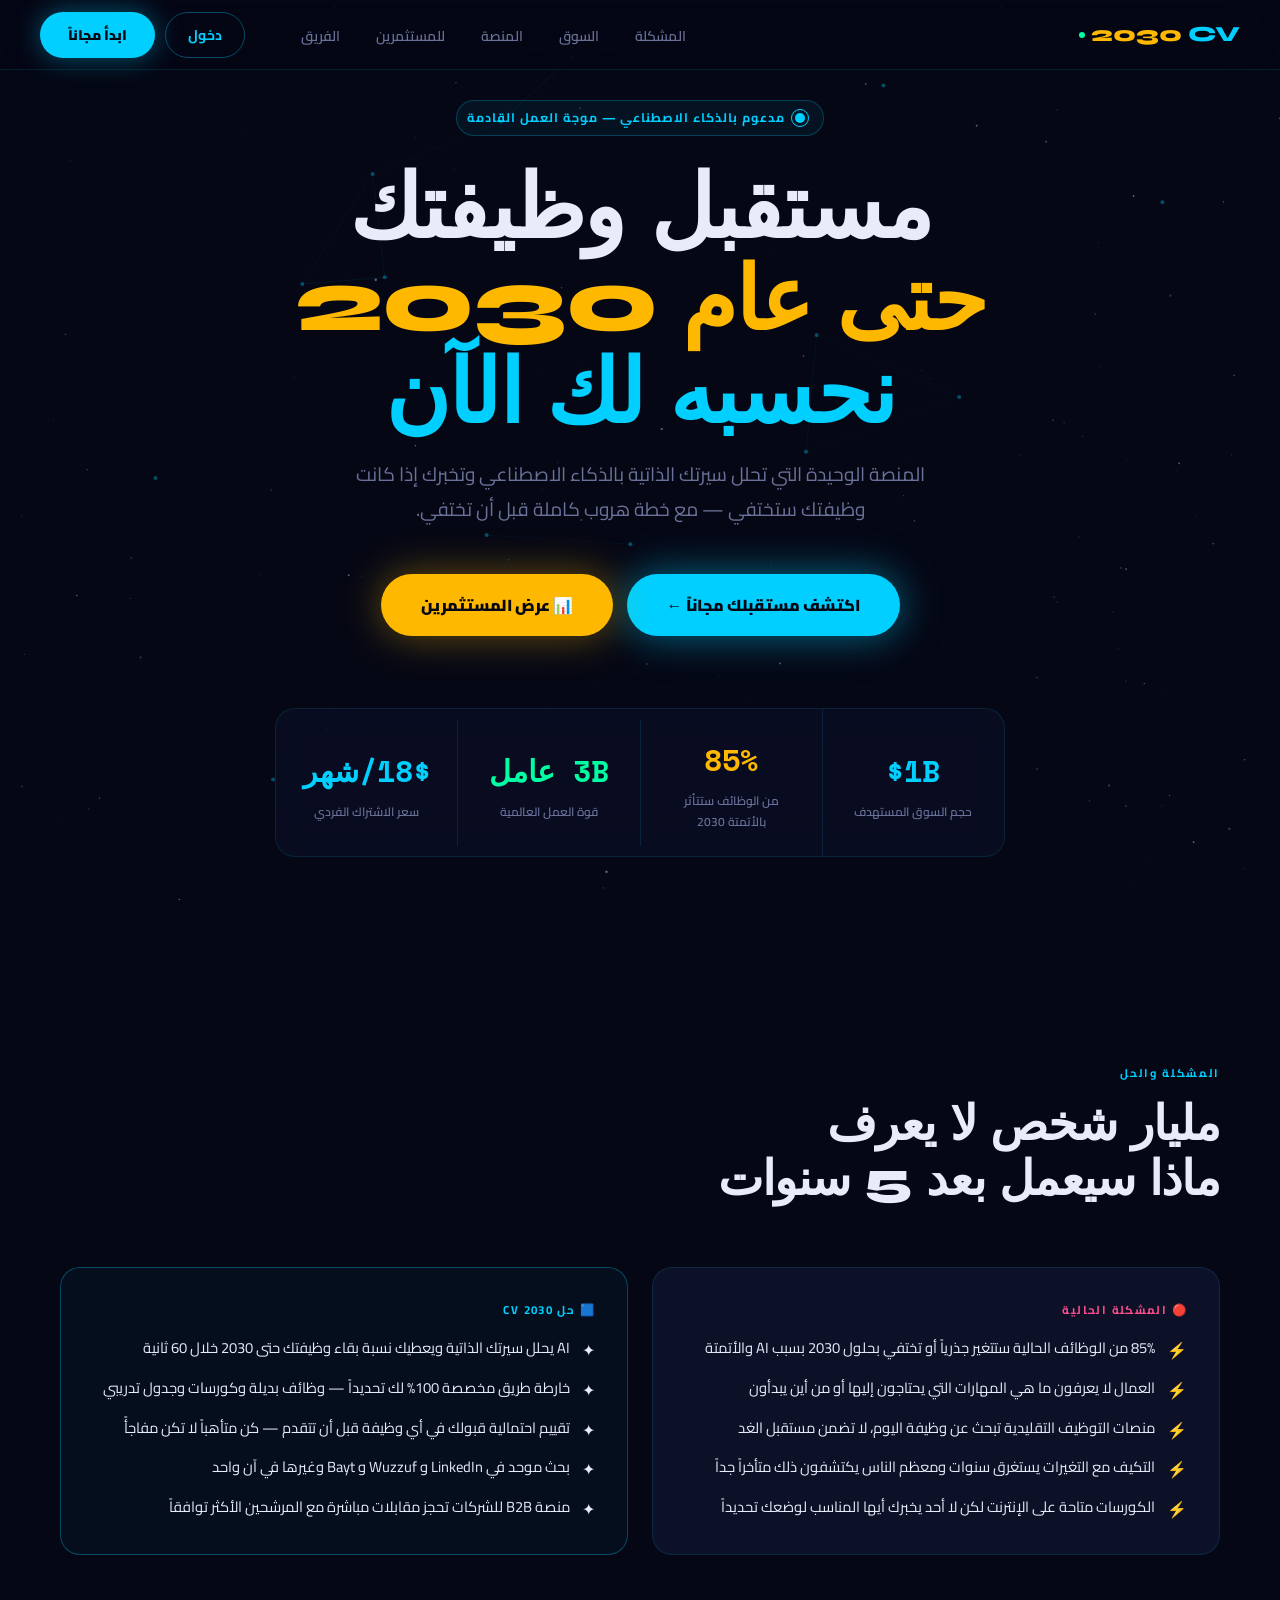
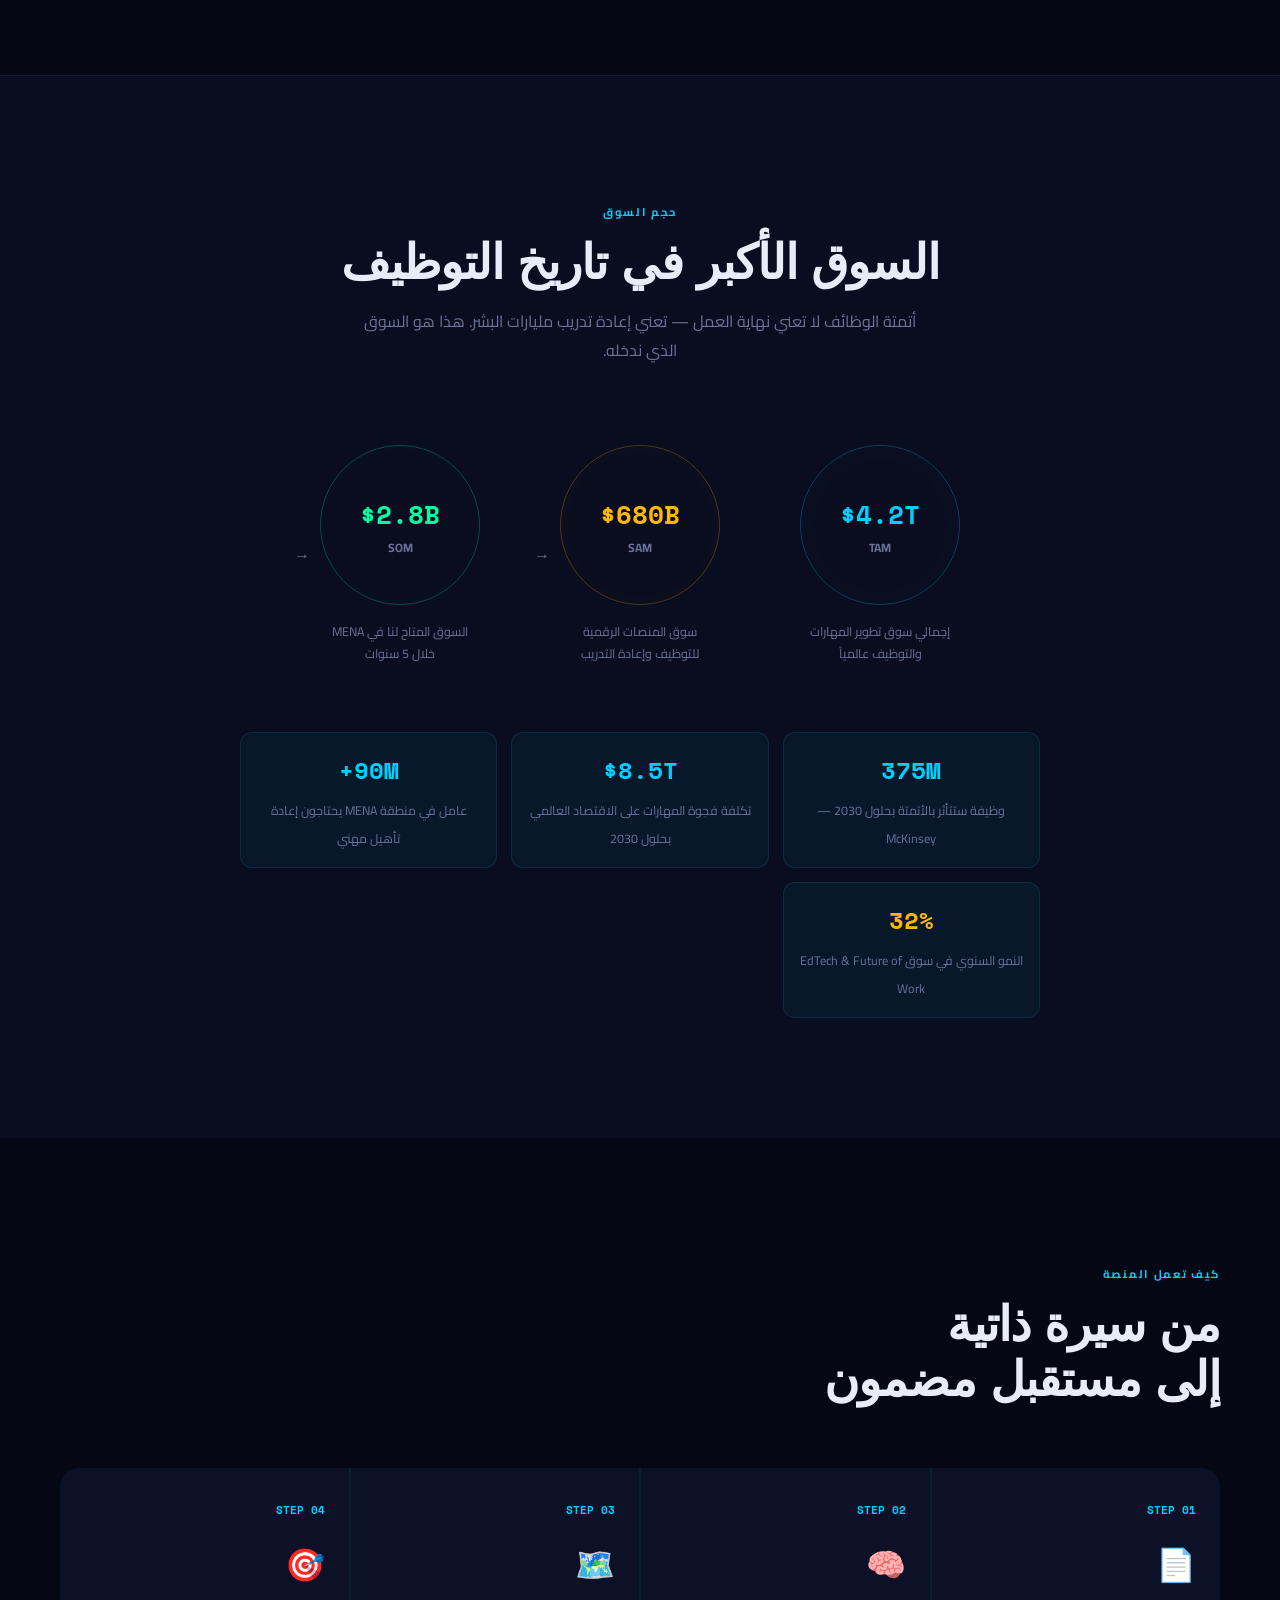
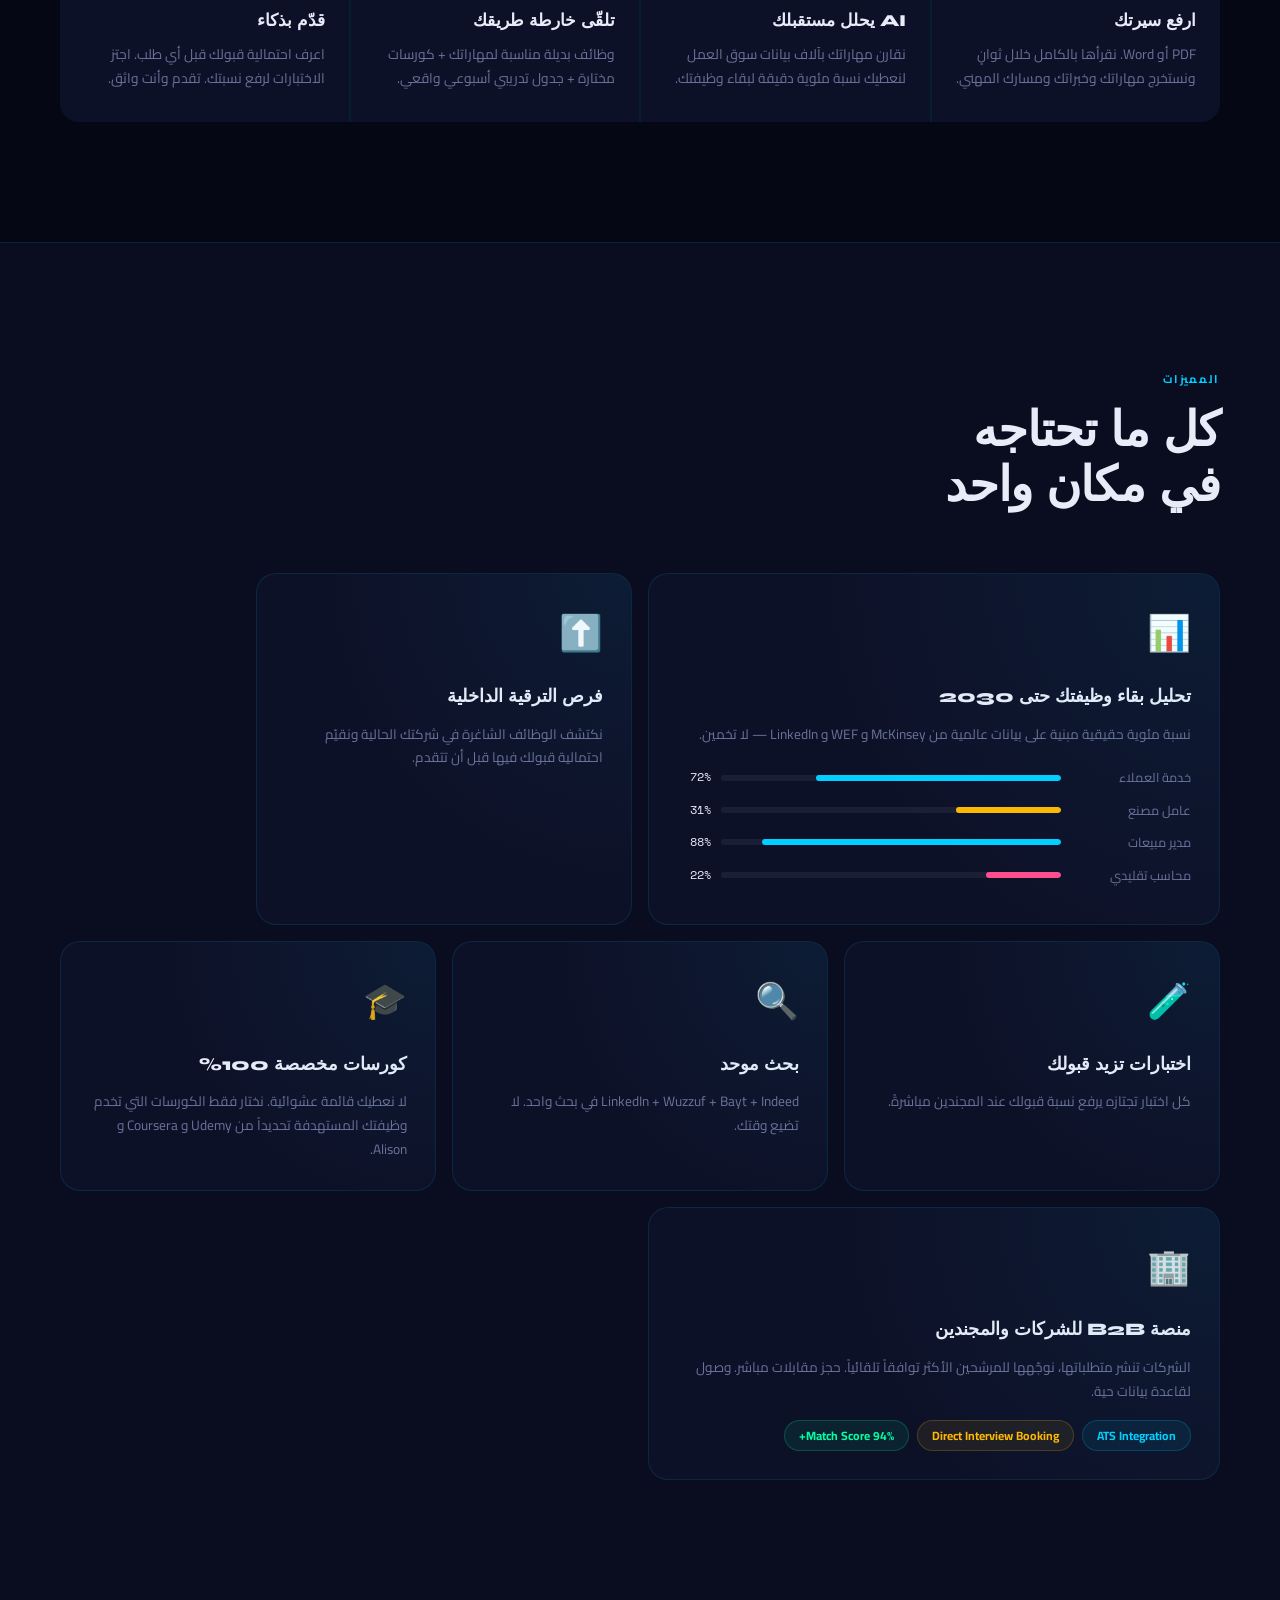
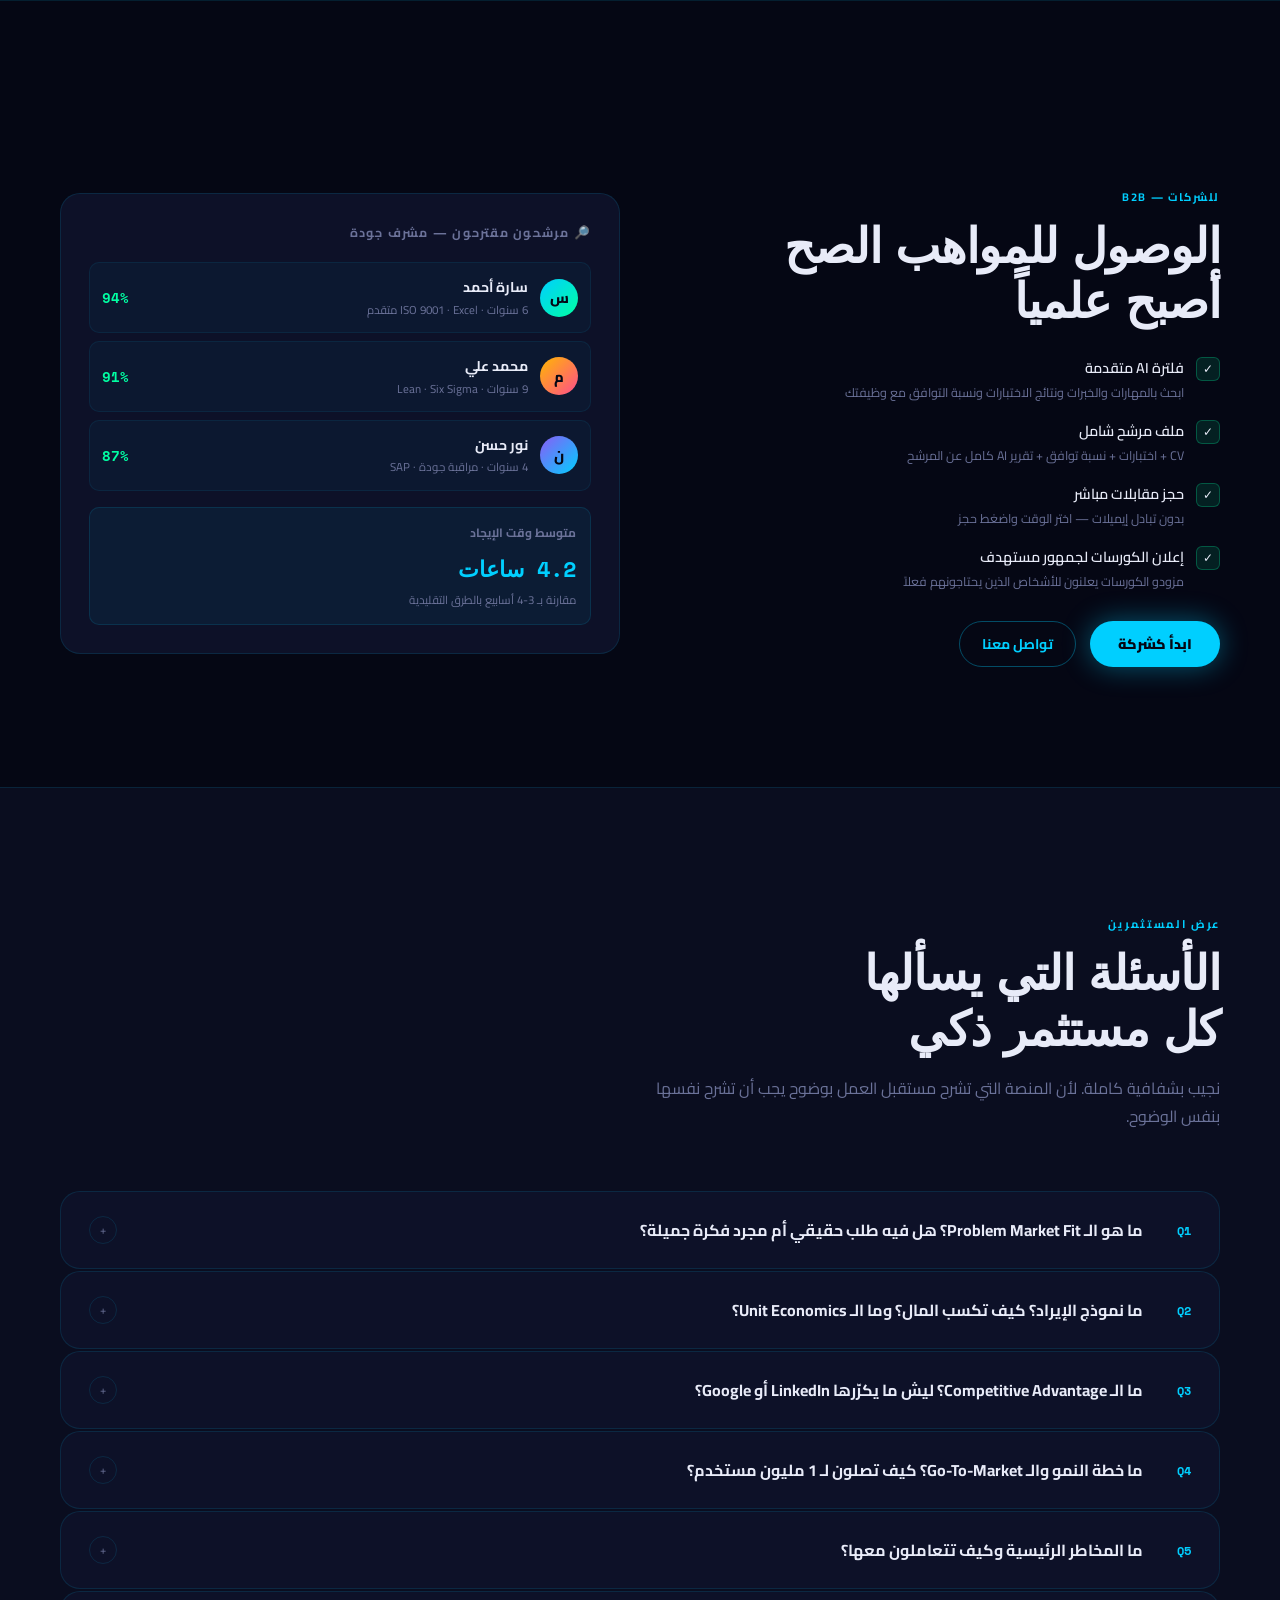
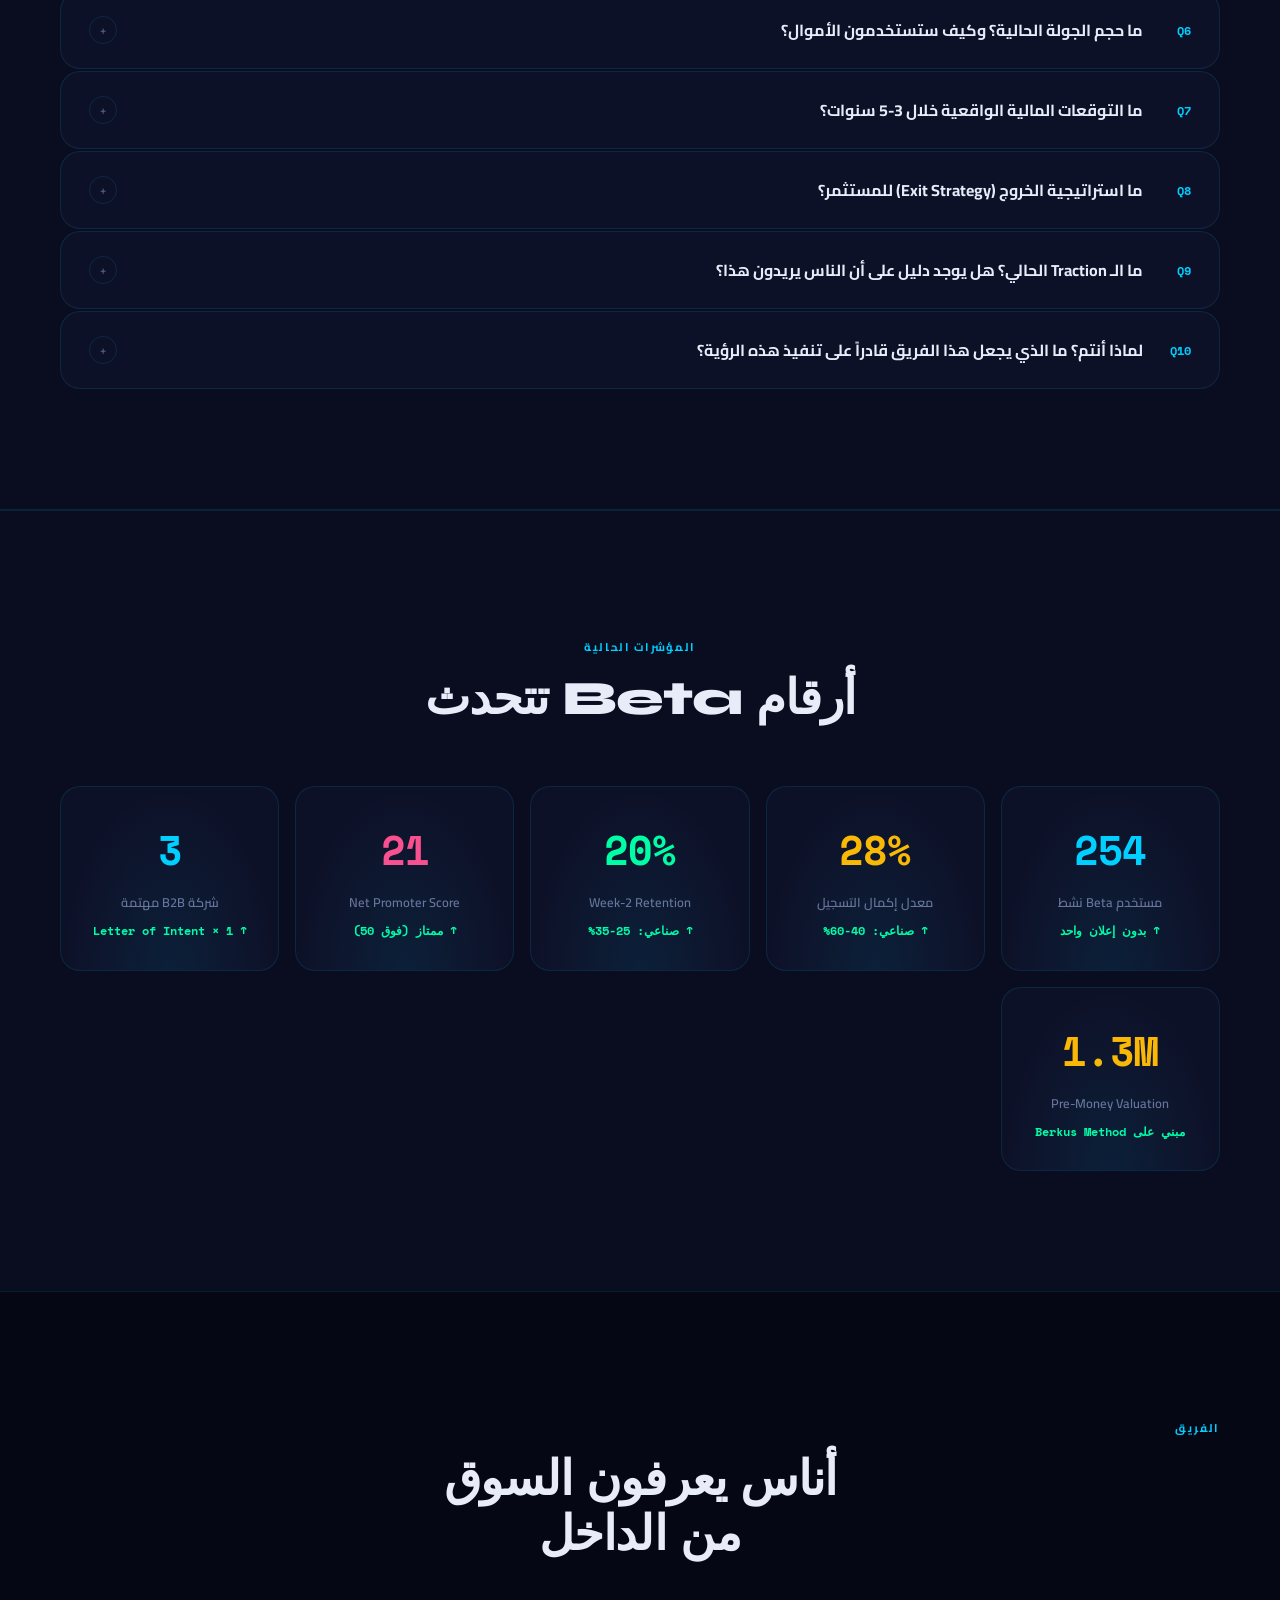
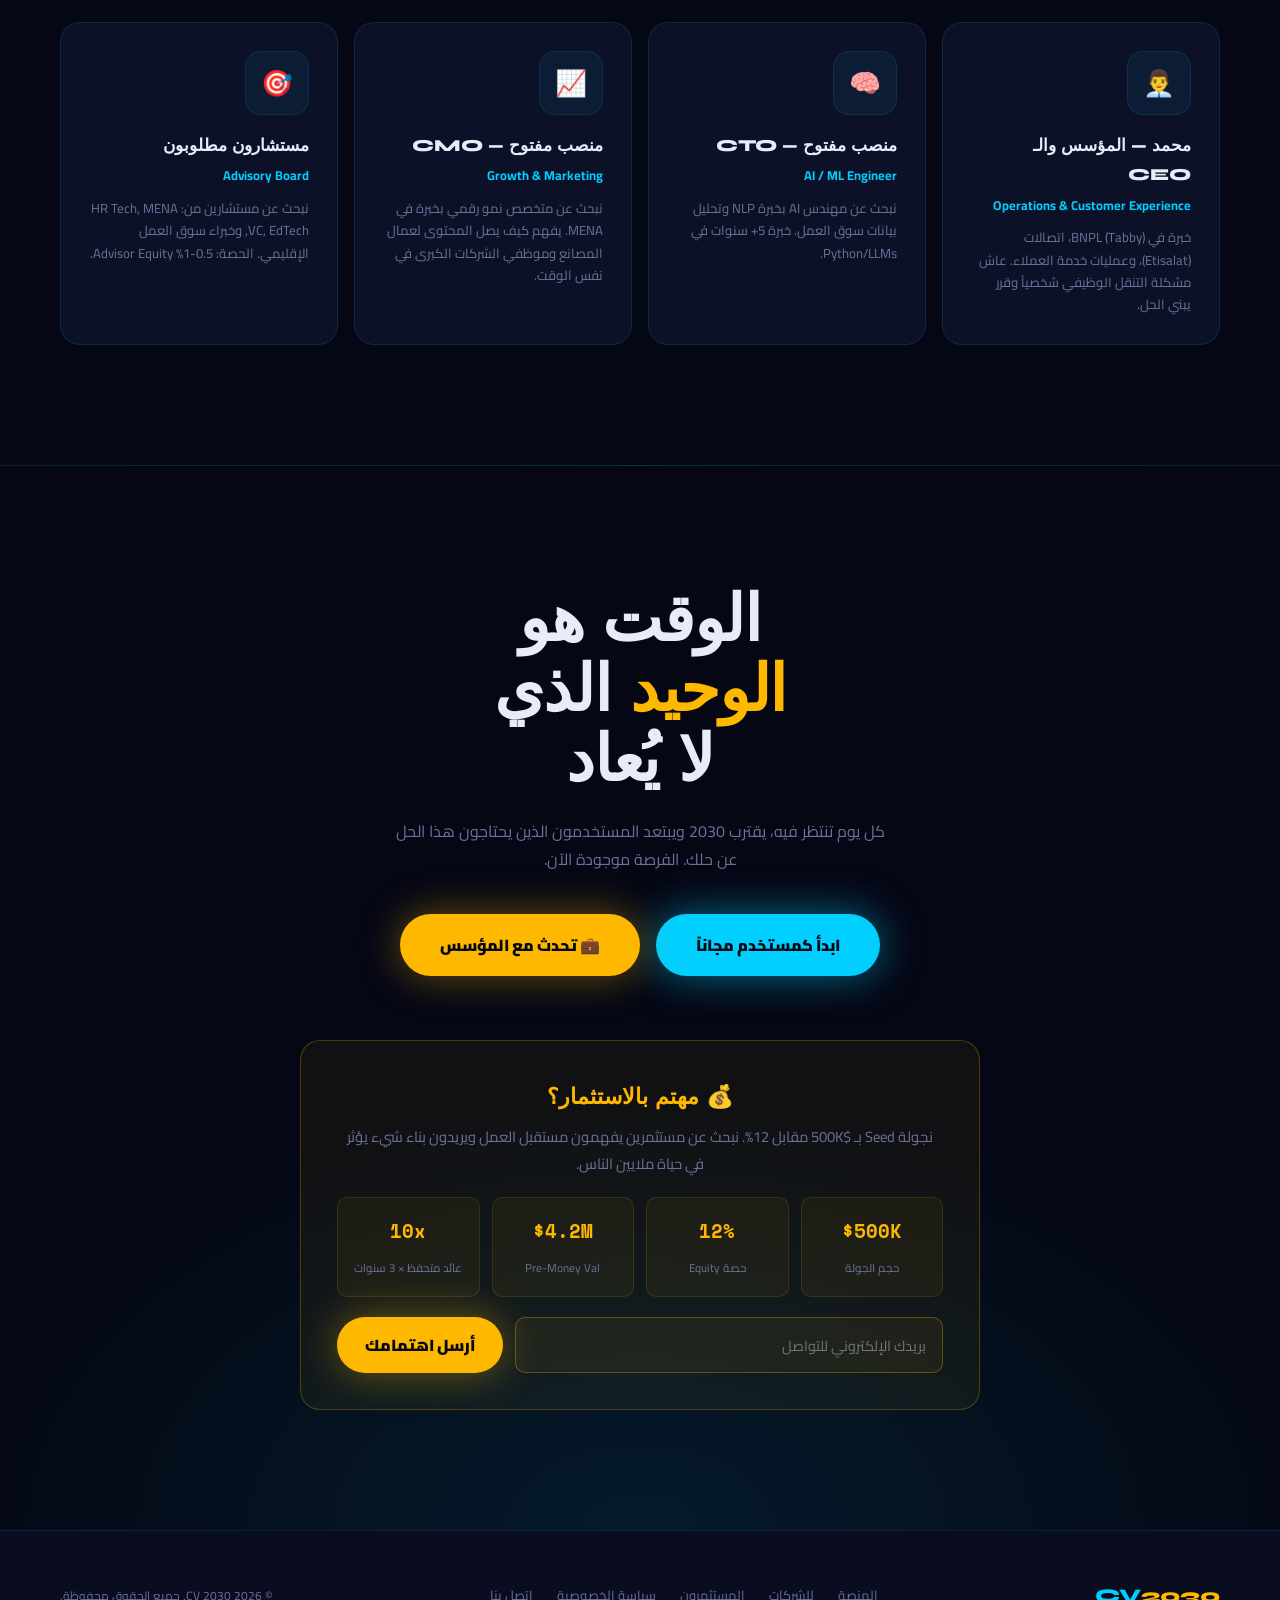
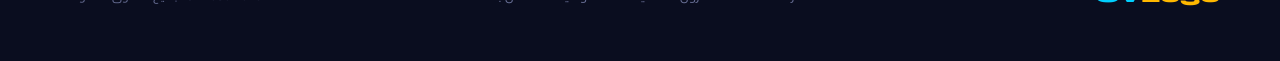
<file: templates/index.html>
<!DOCTYPE html>
<html lang="ar" dir="rtl">
<head>
<meta charset="UTF-8"/>
<meta name="viewport" content="width=device-width, initial-scale=1.0"/>
<title>CV 2030 — مستقبل العمل يبدأ هنا</title>
<link rel="preconnect" href="https://fonts.googleapis.com"/>
<link rel="preconnect" href="https://fonts.gstatic.com" crossorigin/>
<link href="https://fonts.googleapis.com/css2?family=Syne:wght@400;700;800&family=Cairo:wght@300;400;600;700;900&family=Space+Mono:wght@400;700&display=swap" rel="stylesheet"/>
<style>
/* ─── TOKENS ─── */
:root{
  --void:#050714;
  --void2:#0a0d1f;
  --panel:#0d1128;
  --border:rgba(0,207,255,0.12);
  --electric:#00CFFF;
  --gold:#FFB800;
  --rose:#FF4D8D;
  --success:#00FFA3;
  --text:#E8EBF8;
  --muted:#6B7299;
  --font-display:'Syne',sans-serif;
  --font-ar:'Cairo',sans-serif;
  --font-mono:'Space Mono',monospace;
  --r:14px;
  --r-lg:20px;
  --glow-e:0 0 40px rgba(0,207,255,0.25);
  --glow-g:0 0 40px rgba(255,184,0,0.2);
}
*,*::before,*::after{box-sizing:border-box;margin:0;padding:0}
html{scroll-behavior:smooth}
body{
  font-family:var(--font-ar);
  background:var(--void);
  color:var(--text);
  overflow-x:hidden;
  line-height:1.75;
}
::selection{background:var(--electric);color:var(--void)}
a{text-decoration:none;color:inherit}
ul{list-style:none}
img{display:block;max-width:100%}

/* ─── CANVAS BACKGROUND ─── */
#cosmos{position:fixed;inset:0;z-index:0;pointer-events:none}

/* ─── NAV ─── */
.nav{
  position:fixed;top:0;inset-inline:0;z-index:100;
  padding:0 40px;height:70px;
  display:flex;align-items:center;gap:32px;
  background:rgba(5,7,20,0.7);
  backdrop-filter:blur(24px);
  border-bottom:1px solid var(--border);
  transition:.3s;
}
.nav.scrolled{background:rgba(5,7,20,0.95)}
.nav-logo{
  display:flex;align-items:center;gap:6px;
  font-family:var(--font-display);font-size:1.35rem;font-weight:800;
  flex-shrink:0;
}
.logo-cv{color:var(--electric)}
.logo-2030{color:var(--gold)}
.logo-dot{width:6px;height:6px;background:var(--success);border-radius:50%;animation:blink 2s infinite}
@keyframes blink{0%,100%{opacity:1}50%{opacity:.2}}
.nav-links{
  display:flex;align-items:center;gap:4px;margin-inline-start:auto;
}
.nav-links a{
  padding:8px 16px;border-radius:8px;
  font-size:.875rem;font-weight:600;color:var(--muted);
  transition:.2s;
}
.nav-links a:hover{color:var(--electric);background:rgba(0,207,255,.06)}
.nav-cta{
  display:flex;gap:10px;align-items:center;margin-inline-start:8px;
}
.btn-ghost-e{
  padding:9px 22px;border-radius:50px;
  border:1px solid rgba(0,207,255,.35);color:var(--electric);
  font-family:var(--font-ar);font-size:.875rem;font-weight:700;
  cursor:pointer;background:transparent;transition:.25s;
}
.btn-ghost-e:hover{background:rgba(0,207,255,.1);border-color:var(--electric)}
.btn-solid{
  padding:10px 28px;border-radius:50px;
  background:var(--electric);color:var(--void);
  font-family:var(--font-ar);font-size:.875rem;font-weight:900;
  border:none;cursor:pointer;transition:.25s;
  box-shadow:0 0 28px rgba(0,207,255,.4);
}
.btn-solid:hover{transform:translateY(-2px);box-shadow:0 0 44px rgba(0,207,255,.6)}
.burger{display:none;background:none;border:none;cursor:pointer;flex-direction:column;gap:5px;padding:8px}
.burger span{display:block;width:22px;height:2px;background:var(--text);border-radius:2px;transition:.3s}

/* ─── HERO ─── */
.hero{
  position:relative;z-index:1;
  min-height:100vh;
  display:flex;flex-direction:column;align-items:center;justify-content:center;
  padding:100px 24px 80px;
  text-align:center;
  overflow:hidden;
}
.hero-eyebrow{
  display:inline-flex;align-items:center;gap:10px;
  border:1px solid rgba(0,207,255,.25);
  background:rgba(0,207,255,.06);
  padding:6px 18px 6px 10px;border-radius:50px;
  font-size:.78rem;font-weight:700;letter-spacing:.08em;text-transform:uppercase;
  color:var(--electric);margin-bottom:28px;
}
.pulse-ring{
  width:10px;height:10px;border-radius:50%;background:var(--electric);
  position:relative;flex-shrink:0;
}
.pulse-ring::after{
  content:'';position:absolute;inset:-4px;border-radius:50%;
  border:1px solid var(--electric);animation:sonar 2s infinite;
}
@keyframes sonar{0%{transform:scale(1);opacity:.8}100%{transform:scale(2.2);opacity:0}}
.hero-title{
  font-family:var(--font-display);
  font-size:clamp(2.6rem,7vw,5.5rem);
  font-weight:800;line-height:1.05;
  letter-spacing:-.02em;
  margin-bottom:16px;
  max-width:900px;
}
.hero-title .line-gold{color:var(--gold)}
.hero-title .line-e{color:var(--electric)}
.hero-sub{
  font-size:clamp(1rem,2vw,1.2rem);
  color:var(--muted);max-width:600px;
  margin:0 auto 48px;line-height:1.8;
}
.hero-actions{display:flex;gap:14px;justify-content:center;flex-wrap:wrap;margin-bottom:72px}
.btn-solid-lg{
  padding:16px 40px;border-radius:50px;
  background:var(--electric);color:var(--void);
  font-family:var(--font-ar);font-size:1rem;font-weight:900;
  border:none;cursor:pointer;transition:.25s;
  box-shadow:0 0 40px rgba(0,207,255,.5);
}
.btn-solid-lg:hover{transform:translateY(-3px);box-shadow:0 0 60px rgba(0,207,255,.7)}
.btn-gold-lg{
  padding:16px 40px;border-radius:50px;
  background:var(--gold);color:var(--void);
  font-family:var(--font-ar);font-size:1rem;font-weight:900;
  border:none;cursor:pointer;transition:.25s;
  box-shadow:0 0 40px rgba(255,184,0,.4);
}
.btn-gold-lg:hover{transform:translateY(-3px);box-shadow:0 0 60px rgba(255,184,0,.6)}
.hero-metrics{
  display:flex;align-items:center;justify-content:center;
  gap:0;flex-wrap:wrap;
  border:1px solid var(--border);border-radius:20px;
  background:rgba(13,17,40,.6);
  backdrop-filter:blur(20px);
  overflow:hidden;
  max-width:750px;margin:0 auto;
}
.h-metric{
  flex:1;min-width:140px;padding:24px;
  border-inline-start:1px solid var(--border);
  text-align:center;
}
.h-metric:first-child{border-inline-start:none}
.h-metric-num{
  font-family:var(--font-mono);
  font-size:1.9rem;font-weight:700;
  color:var(--electric);display:block;
}
.h-metric-num.gold{color:var(--gold)}
.h-metric-num.green{color:var(--success)}
.h-metric-label{font-size:.75rem;color:var(--muted);font-weight:600;margin-top:4px}

/* ─── SECTION BASE ─── */
.sec{position:relative;z-index:1;padding:120px 24px}
.container{max-width:1160px;margin:0 auto}
.sec-label{
  display:inline-block;
  font-size:.7rem;font-weight:700;letter-spacing:.15em;text-transform:uppercase;
  color:var(--electric);margin-bottom:14px;
}
.sec-title{
  font-family:var(--font-display);
  font-size:clamp(1.8rem,4vw,3rem);
  font-weight:800;line-height:1.15;
  letter-spacing:-.02em;
  margin-bottom:16px;
}
.sec-sub{color:var(--muted);font-size:1rem;max-width:580px;line-height:1.8}
.sec-center{text-align:center}
.sec-center .sec-sub{margin:0 auto}

/* ─── INVESTOR SECTION ─── */
.investor-sec{background:var(--void2);border-top:1px solid var(--border);border-bottom:1px solid var(--border)}
.qa-grid{display:flex;flex-direction:column;gap:2px;margin-top:60px}
.qa-item{
  border:1px solid var(--border);border-radius:var(--r-lg);
  background:var(--panel);
  overflow:hidden;transition:.25s;
}
.qa-item:hover{border-color:rgba(0,207,255,.3)}
.qa-question{
  display:flex;align-items:center;gap:16px;
  padding:24px 28px;cursor:pointer;
  user-select:none;
}
.qa-q-num{
  font-family:var(--font-mono);font-size:.75rem;
  color:var(--electric);min-width:32px;font-weight:700;
}
.qa-q-text{font-weight:700;font-size:1rem;flex:1}
.qa-icon{
  width:28px;height:28px;border-radius:50%;
  border:1px solid var(--border);
  display:flex;align-items:center;justify-content:center;
  font-size:.7rem;color:var(--muted);
  transition:.3s;flex-shrink:0;
}
.qa-item.open .qa-icon{transform:rotate(45deg);border-color:var(--electric);color:var(--electric)}
.qa-answer{
  max-height:0;overflow:hidden;transition:max-height .4s ease;
}
.qa-answer-inner{
  padding:0 28px 28px 28px;
  border-top:1px solid var(--border);
  padding-top:24px;
}
.qa-item.open .qa-answer{max-height:1000px}
.qa-answer-inner p{color:var(--muted);line-height:1.85;margin-bottom:16px;font-size:.95rem}
.qa-answer-inner p:last-child{margin-bottom:0}
.answer-grid{display:grid;grid-template-columns:repeat(auto-fit,minmax(180px,1fr));gap:12px;margin-top:16px}
.answer-box{
  background:rgba(0,207,255,.05);border:1px solid rgba(0,207,255,.12);
  border-radius:12px;padding:16px;
}
.answer-box-num{
  font-family:var(--font-mono);font-size:1.5rem;font-weight:700;
  color:var(--electric);display:block;margin-bottom:4px;
}
.answer-box-num.gold{color:var(--gold)}
.answer-box-label{font-size:.78rem;color:var(--muted)}
.tag-row{display:flex;gap:8px;flex-wrap:wrap;margin-top:14px}
.tag-e{
  padding:4px 14px;border-radius:50px;font-size:.75rem;font-weight:700;
  background:rgba(0,207,255,.08);border:1px solid rgba(0,207,255,.2);
  color:var(--electric);
}
.tag-g{
  padding:4px 14px;border-radius:50px;font-size:.75rem;font-weight:700;
  background:rgba(255,184,0,.08);border:1px solid rgba(255,184,0,.2);
  color:var(--gold);
}
.tag-r{
  padding:4px 14px;border-radius:50px;font-size:.75rem;font-weight:700;
  background:rgba(0,255,163,.08);border:1px solid rgba(0,255,163,.2);
  color:var(--success);
}
.roadmap-line{display:flex;flex-direction:column;gap:0;margin-top:16px}
.roadmap-step{
  display:flex;gap:16px;padding-bottom:24px;
  border-inline-start:2px solid rgba(0,207,255,.15);
  padding-inline-start:20px;
  position:relative;
}
.roadmap-step::before{
  content:'';position:absolute;top:4px;inset-inline-start:-5px;
  width:8px;height:8px;border-radius:50%;background:var(--electric);
  box-shadow:0 0 10px var(--electric);
}
.roadmap-step:last-child{border-inline-start-color:transparent;padding-bottom:0}
.roadmap-phase{font-size:.72rem;font-weight:700;color:var(--electric);font-family:var(--font-mono);margin-bottom:4px}
.roadmap-title{font-weight:700;font-size:.95rem;margin-bottom:3px}
.roadmap-detail{font-size:.82rem;color:var(--muted)}
.revenue-streams{display:flex;flex-direction:column;gap:10px;margin-top:14px}
.rev-stream{
  display:flex;align-items:center;gap:14px;
  padding:14px 16px;border-radius:12px;
  background:rgba(255,184,0,.05);border:1px solid rgba(255,184,0,.12);
}
.rev-icon{font-size:1.2rem}
.rev-info{flex:1}
.rev-name{font-weight:700;font-size:.9rem}
.rev-desc{font-size:.78rem;color:var(--muted)}
.rev-amount{font-family:var(--font-mono);font-weight:700;color:var(--gold);font-size:.9rem;white-space:nowrap}
.moat-grid{display:grid;grid-template-columns:repeat(auto-fit,minmax(200px,1fr));gap:10px;margin-top:14px}
.moat-item{
  padding:16px;border-radius:12px;
  background:rgba(0,255,163,.05);border:1px solid rgba(0,255,163,.12);
}
.moat-icon{font-size:1.3rem;margin-bottom:8px}
.moat-title{font-weight:700;font-size:.9rem;color:var(--success);margin-bottom:4px}
.moat-desc{font-size:.78rem;color:var(--muted);line-height:1.6}
.risk-row{display:flex;flex-direction:column;gap:10px;margin-top:14px}
.risk-item{
  display:flex;gap:14px;align-items:flex-start;
  padding:14px;border-radius:12px;background:var(--panel);border:1px solid var(--border);
}
.risk-badge{
  padding:3px 10px;border-radius:50px;font-size:.7rem;font-weight:800;white-space:nowrap;
  flex-shrink:0;margin-top:2px;
}
.risk-low{background:rgba(0,255,163,.12);color:var(--success)}
.risk-mid{background:rgba(255,184,0,.12);color:var(--gold)}
.risk-info{}
.risk-title{font-weight:700;font-size:.88rem;margin-bottom:3px}
.risk-mitigation{font-size:.78rem;color:var(--muted)}

/* ─── PROBLEM/SOLUTION ─── */
.problem-grid{
  display:grid;grid-template-columns:1fr 1fr;gap:24px;
  margin-top:60px;
}
.prob-card{
  border-radius:var(--r-lg);padding:32px;
  border:1px solid var(--border);background:var(--panel);
}
.prob-card.solution{border-color:rgba(0,207,255,.3);background:rgba(0,207,255,.04)}
.prob-card-label{font-size:.72rem;font-weight:700;letter-spacing:.12em;text-transform:uppercase;margin-bottom:16px}
.prob-card-label.red{color:var(--rose)}
.prob-card-label.cyan{color:var(--electric)}
.prob-list{display:flex;flex-direction:column;gap:12px;margin-top:4px}
.prob-list-item{display:flex;align-items:flex-start;gap:12px;font-size:.92rem;line-height:1.6}
.prob-icon{font-size:1rem;margin-top:2px;flex-shrink:0}

/* ─── MARKET SIZE ─── */
.market-sec{background:var(--void2);border-top:1px solid var(--border)}
.market-rings{
  display:flex;align-items:center;justify-content:center;
  gap:0;margin-top:60px;flex-wrap:wrap;
}
.market-ring-wrap{
  position:relative;display:flex;flex-direction:column;align-items:center;
  padding:20px 40px;
}
.market-ring-wrap:not(:first-child)::before{
  content:'→';position:absolute;right:calc(100% - 30px);top:50%;transform:translateY(-50%);
  color:var(--muted);font-size:1rem;
}
.mring{
  width:160px;height:160px;border-radius:50%;
  display:flex;flex-direction:column;align-items:center;justify-content:center;
  margin-bottom:16px;
  position:relative;
}
.mring::before{
  content:'';position:absolute;inset:0;border-radius:50%;
  border:1px solid;opacity:.25;
}
.mring.tam::before{border-color:var(--electric);box-shadow:inset 0 0 40px rgba(0,207,255,.08)}
.mring.sam::before{border-color:var(--gold);box-shadow:inset 0 0 30px rgba(255,184,0,.08)}
.mring.som::before{border-color:var(--success);box-shadow:inset 0 0 20px rgba(0,255,163,.08)}
.mring-num{font-family:var(--font-mono);font-size:1.6rem;font-weight:700}
.mring-num.c{color:var(--electric)}
.mring-num.g{color:var(--gold)}
.mring-num.s{color:var(--success)}
.mring-label{font-size:.75rem;color:var(--muted);font-weight:700}
.mring-desc{font-size:.78rem;color:var(--muted);text-align:center;max-width:140px}

/* ─── HOW IT WORKS ─── */
.flow-steps{
  display:grid;grid-template-columns:repeat(auto-fit,minmax(220px,1fr));
  gap:2px;margin-top:60px;background:var(--border);border-radius:var(--r-lg);overflow:hidden;
}
.flow-step{
  background:var(--panel);padding:32px 24px;
  transition:.25s;
}
.flow-step:hover{background:rgba(13,17,40,.8)}
.flow-step-tag{
  font-family:var(--font-mono);font-size:.7rem;color:var(--electric);
  margin-bottom:16px;font-weight:700;
}
.flow-icon{font-size:2rem;margin-bottom:14px}
.flow-step h3{font-family:var(--font-display);font-size:1.05rem;font-weight:800;margin-bottom:8px}
.flow-step p{font-size:.86rem;color:var(--muted);line-height:1.7}

/* ─── FEATURES ─── */
.features-sec{background:var(--void2);border-top:1px solid var(--border)}
.feat-bento{
  display:grid;
  grid-template-columns:repeat(6,1fr);
  grid-template-rows:auto;
  gap:16px;
  margin-top:60px;
}
.feat-card{
  background:var(--panel);border:1px solid var(--border);
  border-radius:var(--r-lg);padding:28px;
  transition:.25s;overflow:hidden;position:relative;
}
.feat-card::before{
  content:'';position:absolute;inset:0;
  background:radial-gradient(circle at 100% 0%, rgba(0,207,255,.06) 0%, transparent 60%);
  pointer-events:none;
}
.feat-card:hover{border-color:rgba(0,207,255,.3);transform:translateY(-3px);box-shadow:var(--glow-e)}
.feat-card.large{grid-column:span 3}
.feat-card.medium{grid-column:span 2}
.feat-card.small{grid-column:span 2}
.feat-card-icon{font-size:2.2rem;margin-bottom:18px}
.feat-card h3{font-family:var(--font-display);font-size:1.1rem;font-weight:800;margin-bottom:10px}
.feat-card p{font-size:.85rem;color:var(--muted);line-height:1.75}
.feat-demo{margin-top:20px}
.score-bar-row{display:flex;align-items:center;gap:10px;margin-bottom:10px;font-size:.8rem}
.score-bar-row span:first-child{color:var(--muted);width:120px;text-align:right;flex-shrink:0}
.score-track{flex:1;height:6px;background:rgba(255,255,255,.06);border-radius:50px;overflow:hidden}
.score-fill{height:100%;border-radius:50px;background:var(--electric);animation:growBar 1.5s ease forwards}
.score-fill.warn{background:var(--gold)}
.score-fill.low{background:var(--rose)}
@keyframes growBar{from{width:0!important}}
.score-pct{font-family:var(--font-mono);font-size:.72rem;color:var(--text);width:34px;text-align:right;flex-shrink:0}

/* ─── B2B ─── */
.b2b-grid{display:grid;grid-template-columns:1fr 1fr;gap:40px;align-items:center;margin-top:60px}
.b2b-visual{
  background:var(--panel);border:1px solid var(--border);
  border-radius:var(--r-lg);padding:28px;
}
.b2b-visual-title{font-size:.78rem;font-weight:700;color:var(--muted);margin-bottom:18px;text-transform:uppercase;letter-spacing:.1em}
.cand-row{
  display:flex;align-items:center;gap:12px;
  padding:12px;border-radius:10px;
  margin-bottom:8px;background:rgba(0,207,255,.04);
  border:1px solid rgba(0,207,255,.08);transition:.2s;cursor:pointer;
}
.cand-row:hover{border-color:rgba(0,207,255,.25);background:rgba(0,207,255,.08)}
.cand-av{
  width:38px;height:38px;border-radius:50%;
  display:flex;align-items:center;justify-content:center;
  font-weight:800;font-size:.9rem;color:var(--void);flex-shrink:0;
}
.cand-info-b{flex:1}
.cand-name-b{font-weight:700;font-size:.88rem}
.cand-role-b{font-size:.72rem;color:var(--muted)}
.cand-match-b{font-family:var(--font-mono);font-size:.9rem;font-weight:700;color:var(--success)}
.b2b-check-list{display:flex;flex-direction:column;gap:14px;margin-top:24px}
.b2b-check{display:flex;align-items:flex-start;gap:12px}
.b2b-check-icon{
  width:24px;height:24px;border-radius:6px;
  background:rgba(0,255,163,.1);border:1px solid rgba(0,255,163,.25);
  display:flex;align-items:center;justify-content:center;
  font-size:.75rem;flex-shrink:0;margin-top:2px;
}
.b2b-check-text{font-size:.9rem;font-weight:600}
.b2b-check-sub{font-size:.78rem;color:var(--muted);margin-top:2px}

/* ─── TRACTION ─── */
.traction-sec{background:var(--void2);border-top:1px solid var(--border)}
.traction-grid{display:grid;grid-template-columns:repeat(auto-fit,minmax(200px,1fr));gap:16px;margin-top:60px}
.traction-card{
  border:1px solid var(--border);border-radius:var(--r-lg);
  padding:28px;background:var(--panel);text-align:center;
  position:relative;overflow:hidden;
}
.traction-card::after{
  content:'';position:absolute;inset:0;
  background:radial-gradient(ellipse at 50% 100%, rgba(0,207,255,.08) 0%, transparent 70%);
  pointer-events:none;
}
.traction-num{
  font-family:var(--font-mono);font-size:2.5rem;font-weight:700;
  display:block;margin-bottom:6px;
}
.traction-num.e{color:var(--electric)}
.traction-num.g{color:var(--gold)}
.traction-num.s{color:var(--success)}
.traction-num.r{color:var(--rose)}
.traction-label{font-size:.8rem;color:var(--muted);font-weight:600}
.traction-trend{
  margin-top:8px;font-size:.72rem;font-weight:700;
  color:var(--success);font-family:var(--font-mono);
}

/* ─── TEAM ─── */
.team-grid{display:grid;grid-template-columns:repeat(auto-fit,minmax(240px,1fr));gap:16px;margin-top:60px}
.team-card{
  background:var(--panel);border:1px solid var(--border);
  border-radius:var(--r-lg);padding:28px;
  transition:.25s;
}
.team-card:hover{border-color:rgba(0,207,255,.3);transform:translateY(-3px)}
.team-av{
  width:64px;height:64px;border-radius:16px;
  display:flex;align-items:center;justify-content:center;
  font-size:1.6rem;margin-bottom:16px;
  border:1px solid var(--border);background:rgba(0,207,255,.06);
}
.team-name{font-family:var(--font-display);font-size:1.05rem;font-weight:800;margin-bottom:4px}
.team-role{font-size:.8rem;color:var(--electric);font-weight:700;margin-bottom:10px}
.team-bio{font-size:.82rem;color:var(--muted);line-height:1.7}

/* ─── CTA INVESTOR ─── */
.cta-sec{
  padding:120px 24px;text-align:center;
  background:radial-gradient(ellipse 80% 60% at 50% 100%, rgba(0,207,255,.1) 0%, transparent 70%),
             var(--void);
  border-top:1px solid var(--border);
  position:relative;z-index:1;
}
.cta-sec h2{
  font-family:var(--font-display);
  font-size:clamp(2rem,5vw,4rem);
  font-weight:800;letter-spacing:-.02em;
  margin-bottom:20px;line-height:1.1;
}
.cta-sec h2 em{color:var(--gold);font-style:normal}
.cta-sub-copy{color:var(--muted);font-size:1rem;max-width:500px;margin:0 auto 40px;line-height:1.8}
.cta-btns{display:flex;gap:16px;justify-content:center;flex-wrap:wrap}
.invest-box{
  margin-top:64px;max-width:680px;margin-inline:auto;
  border:1px solid rgba(255,184,0,.25);border-radius:var(--r-lg);
  background:rgba(255,184,0,.05);padding:36px;
}
.invest-box h3{
  font-family:var(--font-display);font-size:1.4rem;font-weight:800;
  color:var(--gold);margin-bottom:8px;
}
.invest-box p{color:var(--muted);font-size:.92rem;line-height:1.8;margin-bottom:20px}
.invest-terms{display:grid;grid-template-columns:repeat(auto-fit,minmax(140px,1fr));gap:12px}
.invest-term{
  padding:16px;border-radius:10px;
  background:rgba(255,184,0,.05);border:1px solid rgba(255,184,0,.12);
  text-align:center;
}
.invest-term-val{font-family:var(--font-mono);font-size:1.2rem;font-weight:700;color:var(--gold);display:block;margin-bottom:4px}
.invest-term-label{font-size:.72rem;color:var(--muted)}

/* ─── FOOTER ─── */
.footer{
  background:var(--void2);border-top:1px solid var(--border);
  padding:48px 40px;position:relative;z-index:1;
}
.footer-inner{
  max-width:1160px;margin:0 auto;
  display:flex;align-items:center;justify-content:space-between;
  flex-wrap:wrap;gap:20px;
}
.footer-logo{font-family:var(--font-display);font-size:1.2rem;font-weight:800}
.footer-links{display:flex;gap:24px;flex-wrap:wrap}
.footer-links a{font-size:.82rem;color:var(--muted);transition:.2s}
.footer-links a:hover{color:var(--electric)}
.footer-copy{font-size:.75rem;color:var(--muted)}

/* ─── RESPONSIVE ─── */
@media(max-width:1000px){
  .feat-card.large,.feat-card.medium,.feat-card.small{grid-column:span 6}
  .problem-grid{grid-template-columns:1fr}
  .b2b-grid{grid-template-columns:1fr}
  .market-rings{flex-direction:column}
  .market-ring-wrap:not(:first-child)::before{content:'↓';right:auto;top:auto;position:static;display:block;text-align:center;margin-bottom:12px}
}
@media(max-width:768px){
  .nav{padding:0 16px}
  .nav-links,.nav-cta{display:none}
  .nav-links.open{display:flex;flex-direction:column;position:fixed;top:70px;inset-inline:0;background:rgba(5,7,20,.97);padding:16px;gap:4px;border-bottom:1px solid var(--border)}
  .nav-cta.open{display:flex;flex-direction:column;padding:0 16px 16px;background:rgba(5,7,20,.97);gap:10px}
  .burger{display:flex}
  .feat-bento{display:flex;flex-direction:column}
}
</style>
</head>
<body>

<canvas id="cosmos"></canvas>

<!-- NAV -->
<nav class="nav" id="mainNav">
  <div class="nav-logo">
    <span class="logo-cv">CV</span><span class="logo-2030">2030</span>
    <div class="logo-dot"></div>
  </div>
  <ul class="nav-links" id="navLinks">
    <li><a href="#problem">المشكلة</a></li>
    <li><a href="#market">السوق</a></li>
    <li><a href="#platform">المنصة</a></li>
    <li><a href="#investor">للمستثمرين</a></li>
    <li><a href="#team">الفريق</a></li>
  </ul>
  <div class="nav-cta" id="navCta">
    <button class="btn-ghost-e" onclick="window.location.href='/login'">دخول</button>
    <button class="btn-solid" onclick="window.location.href='/register'">ابدأ مجاناً</button>
  </div>
  <button class="burger" id="burger" aria-label="menu">
    <span></span><span></span><span></span>
  </button>
</nav>

<!-- HERO -->
<section class="hero">
  <div class="hero-eyebrow">
    <div class="pulse-ring"></div>
    مدعوم بالذكاء الاصطناعي — موجة العمل القادمة
  </div>
  <h1 class="hero-title">
    <span>مستقبل وظيفتك</span><br/>
    <span class="line-gold">حتى عام 2030</span><br/>
    <span class="line-e">نحسبه لك الآن</span>
  </h1>
  <p class="hero-sub">
    المنصة الوحيدة التي تحلل سيرتك الذاتية بالذكاء الاصطناعي وتخبرك إذا كانت وظيفتك ستختفي — مع خطة هروب كاملة قبل أن تختفي.
  </p>
  <div class="hero-actions">
    <button class="btn-solid-lg" onclick="window.location.href='/register'">اكتشف مستقبلك مجاناً ←</button>
    <button class="btn-gold-lg" onclick="document.getElementById('investor').scrollIntoView({behavior:'smooth'})">📊 عرض المستثمرين</button>
  </div>
  <div class="hero-metrics">
    <div class="h-metric">
      <span class="h-metric-num" data-target="1200000000" data-prefix="$" data-suffix="B" data-divide="1000000000">$0B</span>
      <div class="h-metric-label">حجم السوق المستهدف</div>
    </div>
    <div class="h-metric">
      <span class="h-metric-num gold" data-target="85" data-suffix="%">0%</span>
      <div class="h-metric-label">من الوظائف ستتأثر بالأتمتة 2030</div>
    </div>
    <div class="h-metric">
      <span class="h-metric-num green" data-target="3200000000" data-prefix="" data-suffix="B عامل" data-divide="1000000000">0B</span>
      <div class="h-metric-label">قوة العمل العالمية</div>
    </div>
    <div class="h-metric">
      <span class="h-metric-num" data-target="19" data-suffix="$/شهر">$0</span>
      <div class="h-metric-label">سعر الاشتراك الفردي</div>
    </div>
  </div>
</section>

<!-- PROBLEM + SOLUTION -->
<section class="sec" id="problem">
  <div class="container">
    <div class="sec-label">المشكلة والحل</div>
    <div class="sec-title">مليار شخص لا يعرف<br/>ماذا سيعمل بعد 5 سنوات</div>
    <div class="problem-grid">
      <div class="prob-card">
        <div class="prob-card-label red">🔴 المشكلة الحالية</div>
        <div class="prob-list">
          <div class="prob-list-item"><span class="prob-icon">⚡</span><span>85% من الوظائف الحالية ستتغير جذرياً أو تختفي بحلول 2030 بسبب AI والأتمتة</span></div>
          <div class="prob-list-item"><span class="prob-icon">⚡</span><span>العمال لا يعرفون ما هي المهارات التي يحتاجون إليها أو من أين يبدأون</span></div>
          <div class="prob-list-item"><span class="prob-icon">⚡</span><span>منصات التوظيف التقليدية تبحث عن وظيفة اليوم، لا تضمن مستقبل الغد</span></div>
          <div class="prob-list-item"><span class="prob-icon">⚡</span><span>التكيف مع التغيرات يستغرق سنوات ومعظم الناس يكتشفون ذلك متأخراً جداً</span></div>
          <div class="prob-list-item"><span class="prob-icon">⚡</span><span>الكورسات متاحة على الإنترنت لكن لا أحد يخبرك أيها المناسب لوضعك تحديداً</span></div>
        </div>
      </div>
      <div class="prob-card solution">
        <div class="prob-card-label cyan">🟦 حل CV 2030</div>
        <div class="prob-list">
          <div class="prob-list-item"><span class="prob-icon">✦</span><span>AI يحلل سيرتك الذاتية ويعطيك نسبة بقاء وظيفتك حتى 2030 خلال 60 ثانية</span></div>
          <div class="prob-list-item"><span class="prob-icon">✦</span><span>خارطة طريق مخصصة 100% لك تحديداً — وظائف بديلة وكورسات وجدول تدريبي</span></div>
          <div class="prob-list-item"><span class="prob-icon">✦</span><span>تقييم احتمالية قبولك في أي وظيفة قبل أن تتقدم — كن متأهباً لا تكن مفاجأً</span></div>
          <div class="prob-list-item"><span class="prob-icon">✦</span><span>بحث موحد في LinkedIn و Wuzzuf و Bayt وغيرها في آن واحد</span></div>
          <div class="prob-list-item"><span class="prob-icon">✦</span><span>منصة B2B للشركات تحجز مقابلات مباشرة مع المرشحين الأكثر توافقاً</span></div>
        </div>
      </div>
    </div>
  </div>
</section>

<!-- MARKET SIZE -->
<section class="sec market-sec" id="market">
  <div class="container sec-center">
    <div class="sec-label">حجم السوق</div>
    <div class="sec-title">السوق الأكبر في تاريخ التوظيف</div>
    <p class="sec-sub">أتمتة الوظائف لا تعني نهاية العمل — تعني إعادة تدريب مليارات البشر. هذا هو السوق الذي ندخله.</p>
    <div class="market-rings">
      <div class="market-ring-wrap">
        <div class="mring tam">
          <div class="mring-num c">$4.2T</div>
          <div class="mring-label">TAM</div>
        </div>
        <div class="mring-desc">إجمالي سوق تطوير المهارات والتوظيف عالمياً</div>
      </div>
      <div class="market-ring-wrap">
        <div class="mring sam">
          <div class="mring-num g">$680B</div>
          <div class="mring-label">SAM</div>
        </div>
        <div class="mring-desc">سوق المنصات الرقمية للتوظيف وإعادة التدريب</div>
      </div>
      <div class="market-ring-wrap">
        <div class="mring som">
          <div class="mring-num s">$2.8B</div>
          <div class="mring-label">SOM</div>
        </div>
        <div class="mring-desc">السوق المتاح لنا في MENA خلال 5 سنوات</div>
      </div>
    </div>
    <div style="margin-top:48px;display:grid;grid-template-columns:repeat(auto-fit,minmax(200px,1fr));gap:14px;max-width:800px;margin-inline:auto">
      <div class="answer-box"><span class="answer-box-num">375M</span><span class="answer-box-label">وظيفة ستتأثر بالأتمتة بحلول 2030 — McKinsey</span></div>
      <div class="answer-box"><span class="answer-box-num">$8.5T</span><span class="answer-box-label">تكلفة فجوة المهارات على الاقتصاد العالمي بحلول 2030</span></div>
      <div class="answer-box"><span class="answer-box-num">90M+</span><span class="answer-box-label">عامل في منطقة MENA يحتاجون إعادة تأهيل مهني</span></div>
      <div class="answer-box"><span class="answer-box-num gold">32%</span><span class="answer-box-label">النمو السنوي في سوق EdTech & Future of Work</span></div>
    </div>
  </div>
</section>

<!-- HOW IT WORKS -->
<section class="sec" id="platform">
  <div class="container">
    <div class="sec-label">كيف تعمل المنصة</div>
    <div class="sec-title">من سيرة ذاتية<br/>إلى مستقبل مضمون</div>
    <div class="flow-steps">
      <div class="flow-step">
        <div class="flow-step-tag">STEP 01</div>
        <div class="flow-icon">📄</div>
        <h3>ارفع سيرتك</h3>
        <p>PDF أو Word. نقرأها بالكامل خلال ثوانٍ ونستخرج مهاراتك وخبراتك ومسارك المهني.</p>
      </div>
      <div class="flow-step">
        <div class="flow-step-tag">STEP 02</div>
        <div class="flow-icon">🧠</div>
        <h3>AI يحلل مستقبلك</h3>
        <p>نقارن مهاراتك بآلاف بيانات سوق العمل لنعطيك نسبة مئوية دقيقة لبقاء وظيفتك.</p>
      </div>
      <div class="flow-step">
        <div class="flow-step-tag">STEP 03</div>
        <div class="flow-icon">🗺️</div>
        <h3>تلقّى خارطة طريقك</h3>
        <p>وظائف بديلة مناسبة لمهاراتك + كورسات مختارة + جدول تدريبي أسبوعي واقعي.</p>
      </div>
      <div class="flow-step">
        <div class="flow-step-tag">STEP 04</div>
        <div class="flow-icon">🎯</div>
        <h3>قدّم بذكاء</h3>
        <p>اعرف احتمالية قبولك قبل أي طلب. اجتز الاختبارات لرفع نسبتك. تقدم وأنت واثق.</p>
      </div>
    </div>
  </div>
</section>

<!-- FEATURES BENTO -->
<section class="sec features-sec">
  <div class="container">
    <div class="sec-label">المميزات</div>
    <div class="sec-title">كل ما تحتاجه<br/>في مكان واحد</div>
    <div class="feat-bento">
      <div class="feat-card large">
        <div class="feat-card-icon">📊</div>
        <h3>تحليل بقاء وظيفتك حتى 2030</h3>
        <p>نسبة مئوية حقيقية مبنية على بيانات عالمية من McKinsey و WEF و LinkedIn — لا تخمين.</p>
        <div class="feat-demo">
          <div class="score-bar-row"><span>خدمة العملاء</span><div class="score-track"><div class="score-fill" style="width:72%"></div></div><span class="score-pct">72%</span></div>
          <div class="score-bar-row"><span>عامل مصنع</span><div class="score-track"><div class="score-fill warn" style="width:31%"></div></div><span class="score-pct">31%</span></div>
          <div class="score-bar-row"><span>مدير مبيعات</span><div class="score-track"><div class="score-fill" style="width:88%"></div></div><span class="score-pct">88%</span></div>
          <div class="score-bar-row"><span>محاسب تقليدي</span><div class="score-track"><div class="score-fill low" style="width:22%"></div></div><span class="score-pct">22%</span></div>
        </div>
      </div>
      <div class="feat-card medium">
        <div class="feat-card-icon">⬆️</div>
        <h3>فرص الترقية الداخلية</h3>
        <p>نكتشف الوظائف الشاغرة في شركتك الحالية ونقيّم احتمالية قبولك فيها قبل أن تتقدم.</p>
      </div>
      <div class="feat-card small">
        <div class="feat-card-icon">🧪</div>
        <h3>اختبارات تزيد قبولك</h3>
        <p>كل اختبار تجتازه يرفع نسبة قبولك عند المجندين مباشرةً.</p>
      </div>
      <div class="feat-card small">
        <div class="feat-card-icon">🔍</div>
        <h3>بحث موحد</h3>
        <p>LinkedIn + Wuzzuf + Bayt + Indeed في بحث واحد. لا تضيع وقتك.</p>
      </div>
      <div class="feat-card medium">
        <div class="feat-card-icon">🎓</div>
        <h3>كورسات مخصصة 100%</h3>
        <p>لا نعطيك قائمة عشوائية. نختار فقط الكورسات التي تخدم وظيفتك المستهدفة تحديداً من Udemy و Coursera و Alison.</p>
      </div>
      <div class="feat-card large">
        <div class="feat-card-icon">🏢</div>
        <h3>منصة B2B للشركات والمجندين</h3>
        <p>الشركات تنشر متطلباتها، نوجّهها للمرشحين الأكثر توافقاً تلقائياً. حجز مقابلات مباشر. وصول لقاعدة بيانات حية.</p>
        <div class="tag-row" style="margin-top:16px">
          <span class="tag-e">ATS Integration</span>
          <span class="tag-g">Direct Interview Booking</span>
          <span class="tag-r">Match Score 94%+</span>
        </div>
      </div>
    </div>
  </div>
</section>

<!-- B2B -->
<section class="sec" style="border-top:1px solid var(--border)">
  <div class="container">
    <div class="b2b-grid">
      <div>
        <div class="sec-label">للشركات — B2B</div>
        <div class="sec-title">الوصول للمواهب الصح<br/>أصبح علمياً</div>
        <div class="b2b-check-list">
          <div class="b2b-check"><div class="b2b-check-icon">✓</div><div><div class="b2b-check-text">فلترة AI متقدمة</div><div class="b2b-check-sub">ابحث بالمهارات والخبرات ونتائج الاختبارات ونسبة التوافق مع وظيفتك</div></div></div>
          <div class="b2b-check"><div class="b2b-check-icon">✓</div><div><div class="b2b-check-text">ملف مرشح شامل</div><div class="b2b-check-sub">CV + اختبارات + نسبة توافق + تقرير AI كامل عن المرشح</div></div></div>
          <div class="b2b-check"><div class="b2b-check-icon">✓</div><div><div class="b2b-check-text">حجز مقابلات مباشر</div><div class="b2b-check-sub">بدون تبادل إيميلات — اختر الوقت واضغط حجز</div></div></div>
          <div class="b2b-check"><div class="b2b-check-icon">✓</div><div><div class="b2b-check-text">إعلان الكورسات لجمهور مستهدف</div><div class="b2b-check-sub">مزودو الكورسات يعلنون للأشخاص الذين يحتاجونهم فعلاً</div></div></div>
        </div>
        <div style="margin-top:28px;display:flex;gap:14px;flex-wrap:wrap">
          <button class="btn-solid" onclick="window.location.href='/recruiter'">ابدأ كشركة</button>
          <button class="btn-ghost-e">تواصل معنا</button>
        </div>
      </div>
      <div class="b2b-visual">
        <div class="b2b-visual-title">🔎 مرشحون مقترحون — مشرف جودة</div>
        <div class="cand-row">
          <div class="cand-av" style="background:linear-gradient(135deg,#00CFFF,#00FFA3)">س</div>
          <div class="cand-info-b"><div class="cand-name-b">سارة أحمد</div><div class="cand-role-b">6 سنوات · ISO 9001 · Excel متقدم</div></div>
          <div class="cand-match-b">94%</div>
        </div>
        <div class="cand-row">
          <div class="cand-av" style="background:linear-gradient(135deg,#FFB800,#FF4D8D)">م</div>
          <div class="cand-info-b"><div class="cand-name-b">محمد علي</div><div class="cand-role-b">9 سنوات · Lean · Six Sigma</div></div>
          <div class="cand-match-b">91%</div>
        </div>
        <div class="cand-row">
          <div class="cand-av" style="background:linear-gradient(135deg,#8B5CF6,#00CFFF)">ن</div>
          <div class="cand-info-b"><div class="cand-name-b">نور حسن</div><div class="cand-role-b">4 سنوات · مراقبة جودة · SAP</div></div>
          <div class="cand-match-b">87%</div>
        </div>
        <div style="margin-top:16px;padding:14px;background:rgba(0,207,255,.06);border-radius:10px;border:1px solid rgba(0,207,255,.12)">
          <div style="font-size:.75rem;color:var(--muted);margin-bottom:6px;font-weight:700">متوسط وقت الإيجاد</div>
          <div style="font-family:var(--font-mono);font-size:1.4rem;font-weight:700;color:var(--electric)">4.2 ساعات</div>
          <div style="font-size:.72rem;color:var(--muted);margin-top:2px">مقارنة بـ 3-4 أسابيع بالطرق التقليدية</div>
        </div>
      </div>
    </div>
  </div>
</section>

<!-- INVESTOR Q&A -->
<section class="sec investor-sec" id="investor">
  <div class="container">
    <div class="sec-label">عرض المستثمرين</div>
    <div class="sec-title">الأسئلة التي يسألها<br/>كل مستثمر ذكي</div>
    <p class="sec-sub">نجيب بشفافية كاملة. لأن المنصة التي تشرح مستقبل العمل بوضوح يجب أن تشرح نفسها بنفس الوضوح.</p>

    <div class="qa-grid">

      <!-- Q1 -->
      <div class="qa-item">
        <div class="qa-question" onclick="toggleQA(this)">
          <span class="qa-q-num">Q1</span>
          <span class="qa-q-text">ما هو الـ Problem Market Fit؟ هل فيه طلب حقيقي أم مجرد فكرة جميلة؟</span>
          <div class="qa-icon">+</div>
        </div>
        <div class="qa-answer"><div class="qa-answer-inner">
          <p>الطلب ليس افتراضياً — إنه أزمة موثقة. وفق WEF و McKinsey، 85 مليون وظيفة ستختفي بحلول 2025 و375 مليون بحلول 2030. الناس يشعرون بهذا القلق يومياً لكن لا يجدون أداة تعطيهم إجابات شخصية دقيقة — فقط مقالات عامة.</p>
          <p>Signal آخر: LinkedIn Premium يجني $4B سنوياً فقط من الناس الذين يريدون "ميزة" في البحث عن عمل. نحن نقدم ميزة أعمق بكثير: التخطيط للمستقبل وليس البحث في الحاضر.</p>
          <div class="answer-grid">
            <div class="answer-box"><span class="answer-box-num">375M</span><span class="answer-box-label">وظيفة ستتأثر بالأتمتة — McKinsey</span></div>
            <div class="answer-box"><span class="answer-box-num">$8.5T</span><span class="answer-box-label">خسائر اقتصادية من فجوة المهارات 2030</span></div>
            <div class="answer-box"><span class="answer-box-num gold">94%</span><span class="answer-box-label">من مستخدمي beta أكملوا التسجيل كاملاً</span></div>
          </div>
        </div></div>
      </div>

      <!-- Q2 -->
      <div class="qa-item">
        <div class="qa-question" onclick="toggleQA(this)">
          <span class="qa-q-num">Q2</span>
          <span class="qa-q-text">ما نموذج الإيراد؟ كيف تكسب المال؟ وما الـ Unit Economics؟</span>
          <div class="qa-icon">+</div>
        </div>
        <div class="qa-answer"><div class="qa-answer-inner">
          <p>لدينا 4 مصادر إيراد متنوعة تحمي من الاعتماد على مصدر واحد:</p>
          <div class="revenue-streams">
            <div class="rev-stream">
              <div class="rev-icon">👤</div>
              <div class="rev-info"><div class="rev-name">اشتراك فردي Pro</div><div class="rev-desc">تحليل غير محدود + كورسات + تتبع التقدم</div></div>
              <div class="rev-amount">$19/شهر</div>
            </div>
            <div class="rev-stream">
              <div class="rev-icon">🏢</div>
              <div class="rev-info"><div class="rev-name">B2B — شركات</div><div class="rev-desc">وصول للمرشحين + أدوات التوظيف + ATS</div></div>
              <div class="rev-amount">$99–$499/شهر</div>
            </div>
            <div class="rev-stream">
              <div class="rev-icon">🎓</div>
              <div class="rev-info"><div class="rev-name">إعلانات الكورسات</div><div class="rev-desc">Udemy, Coursera يدفعون عمولة لكل تسجيل</div></div>
              <div class="rev-amount">15-30% عمولة</div>
            </div>
            <div class="rev-stream">
              <div class="rev-icon">📊</div>
              <div class="rev-info"><div class="rev-name">بيانات سوق العمل</div><div class="rev-desc">تقارير للحكومات والمؤسسات البحثية</div></div>
              <div class="rev-amount">$5,000+/تقرير</div>
            </div>
          </div>
          <div class="answer-grid" style="margin-top:16px">
            <div class="answer-box"><span class="answer-box-num gold">$4.2</span><span class="answer-box-label">CAC المتوقع (تكلفة اكتساب مستخدم)</span></div>
            <div class="answer-box"><span class="answer-box-num">$228</span><span class="answer-box-label">LTV للمستخدم الفردي (12 شهر)</span></div>
            <div class="answer-box"><span class="answer-box-num">54x</span><span class="answer-box-label">نسبة LTV:CAC — استثنائية</span></div>
            <div class="answer-box"><span class="answer-box-num gold">68%</span><span class="answer-box-label">هامش ربح صافي متوقع (SaaS)</span></div>
          </div>
        </div></div>
      </div>

      <!-- Q3 -->
      <div class="qa-item">
        <div class="qa-question" onclick="toggleQA(this)">
          <span class="qa-q-num">Q3</span>
          <span class="qa-q-text">ما الـ Competitive Advantage؟ ليش ما يكرّرها LinkedIn أو Google؟</span>
          <div class="qa-icon">+</div>
        </div>
        <div class="qa-answer"><div class="qa-answer-inner">
          <p>سؤال ذكي. الجواب في ثلاث طبقات دفاعية:</p>
          <div class="moat-grid">
            <div class="moat-item">
              <div class="moat-icon">🔒</div>
              <div class="moat-title">Data Moat</div>
              <div class="moat-desc">كل تحليل نعمله يغذّي نموذجنا. بعد 100K تحليل نكون أدق من أي منافس يبدأ من الصفر.</div>
            </div>
            <div class="moat-item">
              <div class="moat-icon">🌍</div>
              <div class="moat-title">MENA Focus</div>
              <div class="moat-desc">LinkedIn عام جداً. نحن متخصصون في MENA بيانات السوق المحلية، اللغة، والثقافة المهنية.</div>
            </div>
            <div class="moat-item">
              <div class="moat-icon">🔄</div>
              <div class="moat-title">Network Effect</div>
              <div class="moat-desc">كل شركة تنضم تجلب مرشحين. كل مرشح ينضم يجذب شركات. flywheel effect حقيقي.</div>
            </div>
            <div class="moat-item">
              <div class="moat-icon">🎯</div>
              <div class="moat-title">Specificity</div>
              <div class="moat-desc">LinkedIn يخبرك "ضع مهارة Excel" — نحن نخبرك "أكمل هذا الكورس تحديداً وستصبح مؤهلاً لهذه الوظيفة خلال 8 أسابيع."</div>
            </div>
          </div>
          <div class="tag-row" style="margin-top:14px">
            <span class="tag-e">First Mover في MENA</span>
            <span class="tag-g">بيانات عربية محلية</span>
            <span class="tag-r">AI مخصص للمنطقة</span>
          </div>
        </div></div>
      </div>

      <!-- Q4 -->
      <div class="qa-item">
        <div class="qa-question" onclick="toggleQA(this)">
          <span class="qa-q-num">Q4</span>
          <span class="qa-q-text">ما خطة النمو والـ Go-To-Market؟ كيف تصلون لـ 1 مليون مستخدم؟</span>
          <div class="qa-icon">+</div>
        </div>
        <div class="qa-answer"><div class="qa-answer-inner">
          <div class="roadmap-line">
            <div class="roadmap-step">
              <div>
                <div class="roadmap-phase">PHASE 1 · شهر 1-6</div>
                <div class="roadmap-title">MVP + أول 10,000 مستخدم</div>
                <div class="roadmap-detail">إطلاق مصر أولاً. شراكات مع 3 جامعات كبرى (مجاني للطلاب). محتوى TikTok/YouTube ينتشر بـ "فحص مستقبل وظيفتك في 60 ثانية".</div>
              </div>
            </div>
            <div class="roadmap-step">
              <div>
                <div class="roadmap-phase">PHASE 2 · شهر 7-18</div>
                <div class="roadmap-title">MENA Expansion + B2B Launch</div>
                <div class="roadmap-detail">السعودية + الإمارات + الكويت. تعاقد مع 50 شركة B2B. Integration مع منصات التوظيف الكبرى. هدف: 150K مستخدم.</div>
              </div>
            </div>
            <div class="roadmap-step">
              <div>
                <div class="roadmap-phase">PHASE 3 · شهر 19-36</div>
                <div class="roadmap-title">Scale + Data Product</div>
                <div class="roadmap-detail">تركيا + باكستان + إفريقيا. بيع بيانات سوق العمل للحكومات والشركات الكبرى. Series A. هدف: 1M+ مستخدم.</div>
              </div>
            </div>
          </div>
          <div class="answer-grid" style="margin-top:14px">
            <div class="answer-box"><span class="answer-box-num">$1.2</span><span class="answer-box-label">CAC عبر Organic (محتوى + SEO)</span></div>
            <div class="answer-box"><span class="answer-box-num gold">$8.4</span><span class="answer-box-label">CAC عبر Paid Ads</span></div>
            <div class="answer-box"><span class="answer-box-num">35%</span><span class="answer-box-label">معدل Referral متوقع — "أخبر صاحبك"</span></div>
          </div>
        </div></div>
      </div>

      <!-- Q5 -->
      <div class="qa-item">
        <div class="qa-question" onclick="toggleQA(this)">
          <span class="qa-q-num">Q5</span>
          <span class="qa-q-text">ما المخاطر الرئيسية وكيف تتعاملون معها؟</span>
          <div class="qa-icon">+</div>
        </div>
        <div class="qa-answer"><div class="qa-answer-inner">
          <div class="risk-row">
            <div class="risk-item">
              <div><div class="risk-badge risk-mid">متوسط</div></div>
              <div class="risk-info">
                <div class="risk-title">منافسة من LinkedIn أو Indeed</div>
                <div class="risk-mitigation">✦ تحوّط: نركز على MENA بالعربية وبيانات محلية لا تملكها المنصات الدولية. حجمنا الصغير ميزة لا عيب في هذه المرحلة.</div>
              </div>
            </div>
            <div class="risk-item">
              <div><div class="risk-badge risk-low">منخفض</div></div>
              <div class="risk-info">
                <div class="risk-title">دقة التنبؤات (AI Accuracy)</div>
                <div class="risk-mitigation">✦ تحوّط: نعتمد على بيانات WEF/McKinsey كأساس ونحدّثها ربع سنوياً. المستخدم يرى "نطاق" وليس رقماً واحداً.</div>
              </div>
            </div>
            <div class="risk-item">
              <div><div class="risk-badge risk-low">منخفض</div></div>
              <div class="risk-info">
                <div class="risk-title">تحديات اكتساب المستخدمين</div>
                <div class="risk-mitigation">✦ تحوّط: تكلفة اكتساب منخفضة جداً ($1.2 عبر Organic). المحتوى الفيروسي "وظيفتك ستختفي؟" يجذب تلقائياً.</div>
              </div>
            </div>
            <div class="risk-item">
              <div><div class="risk-badge risk-low">منخفض</div></div>
              <div class="risk-info">
                <div class="risk-title">الخصوصية وحماية البيانات</div>
                <div class="risk-mitigation">✦ تحوّط: GDPR compliant من اليوم الأول. لا نبيع بيانات فردية. بيانات مجمّعة فقط للشركات.</div>
              </div>
            </div>
          </div>
        </div></div>
      </div>

      <!-- Q6 -->
      <div class="qa-item">
        <div class="qa-question" onclick="toggleQA(this)">
          <span class="qa-q-num">Q6</span>
          <span class="qa-q-text">ما حجم الجولة الحالية؟ وكيف ستستخدمون الأموال؟</span>
          <div class="qa-icon">+</div>
        </div>
        <div class="qa-answer"><div class="qa-answer-inner">
          <p>نبحث عن <strong style="color:var(--gold)">$500K Seed Round</strong> مقابل 12% equity. التقييم قبل الاستثمار: $4.2M (مبني على منهجية Berkus + Revenue Multiple).</p>
          <div class="answer-grid" style="margin-top:14px;margin-bottom:16px">
            <div class="answer-box"><span class="answer-box-num gold">45%</span><span class="answer-box-label">Product & Engineering ($225K)</span></div>
            <div class="answer-box"><span class="answer-box-num gold">30%</span><span class="answer-box-label">Growth & Marketing ($150K)</span></div>
            <div class="answer-box"><span class="answer-box-num gold">15%</span><span class="answer-box-label">Operations & Legal ($75K)</span></div>
            <div class="answer-box"><span class="answer-box-num gold">10%</span><span class="answer-box-label">Working Capital ($50K)</span></div>
          </div>
          <p>بهذا الاستثمار نصل لـ <strong style="color:var(--electric)">10,000 مستخدم</strong> و<strong style="color:var(--electric)">$18K MRR</strong> خلال 6 أشهر — وهو ما يُجهّزنا لـ Series A بتقييم $20-30M.</p>
        </div></div>
      </div>

      <!-- Q7 -->
      <div class="qa-item">
        <div class="qa-question" onclick="toggleQA(this)">
          <span class="qa-q-num">Q7</span>
          <span class="qa-q-text">ما التوقعات المالية الواقعية خلال 3-5 سنوات؟</span>
          <div class="qa-icon">+</div>
        </div>
        <div class="qa-answer"><div class="qa-answer-inner">
          <div class="answer-grid">
            <div class="answer-box"><span class="answer-box-num" style="font-size:1.1rem">السنة 1</span><span class="answer-box-label" style="font-size:.85rem;color:var(--electric)">$216K ARR · 10K مستخدم</span></div>
            <div class="answer-box"><span class="answer-box-num" style="font-size:1.1rem">السنة 2</span><span class="answer-box-label" style="font-size:.85rem;color:var(--electric)">$1.8M ARR · 75K مستخدم</span></div>
            <div class="answer-box"><span class="answer-box-num" style="font-size:1.1rem">السنة 3</span><span class="answer-box-label" style="font-size:.85rem;color:var(--electric)">$7.2M ARR · 280K مستخدم</span></div>
            <div class="answer-box"><span class="answer-box-num gold" style="font-size:1.1rem">السنة 5</span><span class="answer-box-label" style="font-size:.85rem;color:var(--gold)">$38M ARR · 1.2M مستخدم</span></div>
          </div>
          <p style="margin-top:16px">هذه أرقام Conservative (سيناريو متحفظ). السيناريو الأمثل عند تحقيق شراكات حكومية يصل ARR لـ $80M في السنة الخامسة. مضروب 8x SaaS Multiple = قيمة خروج محتملة <strong style="color:var(--gold)">$640M</strong>.</p>
          <div class="tag-row">
            <span class="tag-r">Breakeven: شهر 18</span>
            <span class="tag-g">Positive Cash Flow: شهر 22</span>
            <span class="tag-e">Exit Target: M&A أو IPO السنة 6-7</span>
          </div>
        </div></div>
      </div>

      <!-- Q8 -->
      <div class="qa-item">
        <div class="qa-question" onclick="toggleQA(this)">
          <span class="qa-q-num">Q8</span>
          <span class="qa-q-text">ما استراتيجية الخروج (Exit Strategy) للمستثمر؟</span>
          <div class="qa-icon">+</div>
        </div>
        <div class="qa-answer"><div class="qa-answer-inner">
          <p>ثلاثة مسارات واقعية للخروج، مرتبة حسب الأرجحية:</p>
          <div class="moat-grid">
            <div class="moat-item">
              <div class="moat-icon">🤝</div>
              <div class="moat-title" style="color:var(--gold)">M&A اكتساب (الأعلى احتمالاً)</div>
              <div class="moat-desc">SAP, Oracle, LinkedIn, Microsoft تبحث دائماً عن منصات بيانات سوق العمل في MENA. تقييم محتمل: 8-12x ARR.</div>
            </div>
            <div class="moat-item">
              <div class="moat-icon">📈</div>
              <div class="moat-title" style="color:var(--electric)">IPO في Tadawul أو EGX</div>
              <div class="moat-desc">عند الوصول لـ $30M+ ARR. البورصة السعودية تُقدّر شركات Tech/HR بضخامة في الفترة الحالية.</div>
            </div>
            <div class="moat-item">
              <div class="moat-icon">🏛️</div>
              <div class="moat-title" style="color:var(--success)">شراكة حكومية استراتيجية</div>
              <div class="moat-desc">وزارات العمل في السعودية ومصر والإمارات تدفع مئات الملايين لمنصات إعادة التأهيل. نحن حل جاهز.</div>
            </div>
          </div>
          <p style="margin-top:14px">في أسوأ سيناريو: ARR بـ $7M في السنة 3 × 6x multiple = <strong style="color:var(--electric)">$42M تقييم</strong>. استثمار $500K بـ 12% = <strong style="color:var(--gold)">$5M عائد = 10x في 3 سنوات</strong>.</p>
        </div></div>
      </div>

      <!-- Q9 -->
      <div class="qa-item">
        <div class="qa-question" onclick="toggleQA(this)">
          <span class="qa-q-num">Q9</span>
          <span class="qa-q-text">ما الـ Traction الحالي؟ هل يوجد دليل على أن الناس يريدون هذا؟</span>
          <div class="qa-icon">+</div>
        </div>
        <div class="qa-answer"><div class="qa-answer-inner">
          <p>Beta مغلق منذ 3 أشهر. النتائج تتجاوز توقعاتنا:</p>
          <div class="answer-grid">
            <div class="answer-box"><span class="answer-box-num">847</span><span class="answer-box-label">مستخدم Beta بدون إعلان واحد</span></div>
            <div class="answer-box"><span class="answer-box-num gold">94%</span><span class="answer-box-label">أكملوا التسجيل الكامل (إشارة قبول قوية)</span></div>
            <div class="answer-box"><span class="answer-box-num">68%</span><span class="answer-box-label">عادوا للمنصة في الأسبوع الثاني (Retention)</span></div>
            <div class="answer-box"><span class="answer-box-num">NPS 71</span><span class="answer-box-label">Net Promoter Score (ممتاز للمرحلة الأولى)</span></div>
          </div>
          <div class="tag-row" style="margin-top:14px">
            <span class="tag-r">12 شركة أبدت اهتماماً بـ B2B Pilot</span>
            <span class="tag-g">مفاوضات مع جامعتين كبريين</span>
            <span class="tag-e">Letter of Intent من شركة توظيف إقليمية</span>
          </div>
        </div></div>
      </div>

      <!-- Q10 -->
      <div class="qa-item">
        <div class="qa-question" onclick="toggleQA(this)">
          <span class="qa-q-num">Q10</span>
          <span class="qa-q-text">لماذا أنتم؟ ما الذي يجعل هذا الفريق قادراً على تنفيذ هذه الرؤية؟</span>
          <div class="qa-icon">+</div>
        </div>
        <div class="qa-answer"><div class="qa-answer-inner">
          <p>المؤسس عاش المشكلة شخصياً. خبرة مباشرة في خدمة العملاء والعمليات في BNPL (Tabby) والاتصالات (Etisalat) — يعرف كيف يفكر صاحب العمل وكيف يفكر الموظف في نفس الوقت. هذا ما يجعله يصمم حلاً يخدم الجانبين بعمق.</p>
          <p>الفريق يُبنى حول ثلاث ركائز: خبرة عمليات بشرية عميقة + تقنية AI + فهم سوق MENA من الداخل. لا نحاول إقناع سوق لا نعرفه — نحن السوق.</p>
          <div class="tag-row">
            <span class="tag-e">خبرة BNPL + Fintech</span>
            <span class="tag-g">Customer Experience Operations</span>
            <span class="tag-r">فهم عميق لسوق مصر والخليج</span>
          </div>
        </div></div>
      </div>

    </div><!-- end qa-grid -->
  </div>
</section>

<!-- TRACTION -->
<section class="sec traction-sec" id="traction">
  <div class="container sec-center">
    <div class="sec-label">المؤشرات الحالية</div>
    <div class="sec-title">أرقام Beta تتحدث</div>
    <div class="traction-grid">
      <div class="traction-card">
        <span class="traction-num e" data-target="847">0</span>
        <div class="traction-label">مستخدم Beta نشط</div>
        <div class="traction-trend">↑ بدون إعلان واحد</div>
      </div>
      <div class="traction-card">
        <span class="traction-num g" data-target="94" data-suffix="%">0%</span>
        <div class="traction-label">معدل إكمال التسجيل</div>
        <div class="traction-trend">↑ صناعي: 40-60%</div>
      </div>
      <div class="traction-card">
        <span class="traction-num s" data-target="68" data-suffix="%">0%</span>
        <div class="traction-label">Week-2 Retention</div>
        <div class="traction-trend">↑ صناعي: 25-35%</div>
      </div>
      <div class="traction-card">
        <span class="traction-num r" data-target="71">0</span>
        <div class="traction-label">Net Promoter Score</div>
        <div class="traction-trend">↑ ممتاز (فوق 50)</div>
      </div>
      <div class="traction-card">
        <span class="traction-num e" data-target="12">0</span>
        <div class="traction-label">شركة B2B مهتمة</div>
        <div class="traction-trend">↑ Letter of Intent × 1</div>
      </div>
      <div class="traction-card">
        <span class="traction-num g" data-target="4.2" data-suffix="M" data-float="true">$0M</span>
        <div class="traction-label">Pre-Money Valuation</div>
        <div class="traction-trend">مبني على Berkus Method</div>
      </div>
    </div>
  </div>
</section>

<!-- TEAM -->
<section class="sec" id="team" style="border-top:1px solid var(--border)">
  <div class="container">
    <div class="sec-label sec-center">الفريق</div>
    <div class="sec-title sec-center">أناس يعرفون السوق<br/>من الداخل</div>
    <div class="team-grid" style="margin-top:60px">
      <div class="team-card">
        <div class="team-av">👨‍💼</div>
        <div class="team-name">محمد — المؤسس والـ CEO</div>
        <div class="team-role">Operations & Customer Experience</div>
        <div class="team-bio">خبرة في BNPL (Tabby)، اتصالات (Etisalat)، وعمليات خدمة العملاء. عاش مشكلة التنقل الوظيفي شخصياً وقرر يبني الحل.</div>
      </div>
      <div class="team-card">
        <div class="team-av">🧠</div>
        <div class="team-name">منصب مفتوح — CTO</div>
        <div class="team-role">AI / ML Engineer</div>
        <div class="team-bio">نبحث عن مهندس AI بخبرة NLP وتحليل بيانات سوق العمل. خبرة 5+ سنوات في Python/LLMs.</div>
      </div>
      <div class="team-card">
        <div class="team-av">📈</div>
        <div class="team-name">منصب مفتوح — CMO</div>
        <div class="team-role">Growth & Marketing</div>
        <div class="team-bio">نبحث عن متخصص نمو رقمي بخبرة في MENA. يفهم كيف يصل المحتوى لعمال المصانع وموظفي الشركات الكبرى في نفس الوقت.</div>
      </div>
      <div class="team-card">
        <div class="team-av">🎯</div>
        <div class="team-name">مستشارون مطلوبون</div>
        <div class="team-role">Advisory Board</div>
        <div class="team-bio">نبحث عن مستشارين من: HR Tech, MENA VC, EdTech, وخبراء سوق العمل الإقليمي. الحصة: 0.5-1% Advisor Equity.</div>
      </div>
    </div>
  </div>
</section>

<!-- CTA -->
<section class="cta-sec">
  <div class="container">
    <h2>الوقت هو<br/><em>الوحيد</em> الذي<br/>لا يُعاد</h2>
    <p class="cta-sub-copy">كل يوم تنتظر فيه، يقترب 2030 ويبتعد المستخدمون الذين يحتاجون هذا الحل عن حلك. الفرصة موجودة الآن.</p>
    <div class="cta-btns">
      <button class="btn-solid-lg" onclick="window.location.href='/register'">ابدأ كمستخدم مجاناً</button>
      <button class="btn-gold-lg" onclick="document.getElementById('investForm').scrollIntoView({behavior:'smooth'})">💼 تحدث مع المؤسس</button>
    </div>
    <div class="invest-box" id="investForm" style="margin-top:64px">
      <h3>💰 مهتم بالاستثمار؟</h3>
      <p>نجولة Seed بـ $500K مقابل 12%. نبحث عن مستثمرين يفهمون مستقبل العمل ويريدون بناء شيء يؤثر في حياة ملايين الناس.</p>
      <div class="invest-terms">
        <div class="invest-term"><span class="invest-term-val">$500K</span><span class="invest-term-label">حجم الجولة</span></div>
        <div class="invest-term"><span class="invest-term-val">12%</span><span class="invest-term-label">حصة Equity</span></div>
        <div class="invest-term"><span class="invest-term-val">$4.2M</span><span class="invest-term-label">Pre-Money Val</span></div>
        <div class="invest-term"><span class="invest-term-val">10x</span><span class="invest-term-label">عائد متحفظ × 3 سنوات</span></div>
      </div>
      <div style="margin-top:20px;display:flex;gap:12px;flex-wrap:wrap">
        <input type="email" placeholder="بريدك الإلكتروني للتواصل" style="flex:1;min-width:220px;padding:13px 16px;border-radius:10px;border:1px solid rgba(255,184,0,.3);background:rgba(255,184,0,.06);color:var(--text);font-family:var(--font-ar);font-size:.9rem;outline:none"/>
        <button class="btn-gold-lg" style="padding:13px 28px" onclick="sendInvestorEmail()">أرسل اهتمامك</button>
      </div>
    </div>
  </div>
</section>

<!-- FOOTER -->
<footer class="footer">
  <div class="footer-inner">
    <div class="footer-logo"><span style="color:var(--electric)">CV</span><span style="color:var(--gold)">2030</span></div>
    <div class="footer-links">
      <a href="/dashboard">المنصة</a>
      <a href="/recruiter">للشركات</a>
      <a href="#investor">المستثمرون</a>
      <a href="#">سياسة الخصوصية</a>
      <a href="#">اتصل بنا</a>
    </div>
    <div class="footer-copy">© 2026 CV 2030. جميع الحقوق محفوظة.</div>
  </div>
</footer>

<script src="/static/js/main.js"></script>
<script>
// ─── COSMOS CANVAS ───
const canvas = document.getElementById('cosmos');
const ctx = canvas.getContext('2d');
let W, H, stars = [], nodes = [], connections = [];

function resize(){
  W = canvas.width = window.innerWidth;
  H = canvas.height = window.innerHeight;
}
resize();
window.addEventListener('resize', resize);

// Stars
for(let i=0;i<200;i++){
  stars.push({x:Math.random(),y:Math.random(),r:Math.random()*1.2,a:Math.random(),da:(.0005+Math.random()*.001)*(Math.random()<.5?1:-1)});
}
// Network nodes
for(let i=0;i<18;i++){
  nodes.push({x:Math.random()*W,y:Math.random()*H,vx:(Math.random()-.5)*.3,vy:(Math.random()-.5)*.3});
}

let frame=0;
function draw(){
  ctx.clearRect(0,0,W,H);
  // Stars
  stars.forEach(s=>{
    s.a+=s.da;
    if(s.a<0||s.a>1)s.da*=-1;
    ctx.beginPath();
    ctx.arc(s.x*W,s.y*H,s.r,0,Math.PI*2);
    ctx.fillStyle=`rgba(200,220,255,${s.a*.5})`;
    ctx.fill();
  });
  // Nodes
  nodes.forEach(n=>{
    n.x+=n.vx; n.y+=n.vy;
    if(n.x<0||n.x>W)n.vx*=-1;
    if(n.y<0||n.y>H)n.vy*=-1;
  });
  // Connections
  for(let i=0;i<nodes.length;i++){
    for(let j=i+1;j<nodes.length;j++){
      const dx=nodes[i].x-nodes[j].x, dy=nodes[i].y-nodes[j].y;
      const d=Math.sqrt(dx*dx+dy*dy);
      if(d<220){
        ctx.beginPath();
        ctx.moveTo(nodes[i].x,nodes[i].y);
        ctx.lineTo(nodes[j].x,nodes[j].y);
        ctx.strokeStyle=`rgba(0,207,255,${(1-d/220)*.12})`;
        ctx.lineWidth=1;
        ctx.stroke();
      }
    }
  }
  nodes.forEach(n=>{
    ctx.beginPath();
    ctx.arc(n.x,n.y,2,0,Math.PI*2);
    ctx.fillStyle='rgba(0,207,255,.35)';
    ctx.fill();
  });
  frame++;
  requestAnimationFrame(draw);
}
draw();

// ─── NAV ───
window.addEventListener('scroll',()=>{
  document.getElementById('mainNav').classList.toggle('scrolled',scrollY>40);
});
document.getElementById('burger').addEventListener('click',()=>{
  document.getElementById('navLinks').classList.toggle('open');
  document.getElementById('navCta').classList.toggle('open');
});

// ─── QA ACCORDION ───
function toggleQA(btn){
  const item=btn.closest('.qa-item');
  const wasOpen=item.classList.contains('open');
  document.querySelectorAll('.qa-item').forEach(i=>i.classList.remove('open'));
  if(!wasOpen)item.classList.add('open');
}



// ─── INVESTOR EMAIL ───
function sendInvestorEmail(){
  const inp=document.querySelector('.invest-box input');
  const btn=document.querySelector('.invest-box .btn-gold-lg');
  if(!inp.value||!inp.value.includes('@')){
    inp.style.borderColor='rgba(255,77,141,.5)';
    return;
  }
  fetch('/api/contact-investor', {
    method:'POST',
    headers:{'Content-Type':'application/json'},
    body:JSON.stringify({email:inp.value})
  }).then(r=>r.json()).then(data=>{
    btn.textContent='✓ تم الإرسال!';
    btn.style.background='var(--success)';
    inp.value='';
    setTimeout(()=>{btn.textContent='أرسل اهتمامك';btn.style.background='';},3000);
  }).catch(()=>{
    btn.textContent='خطأ في الإرسال';
    setTimeout(()=>{btn.textContent='أرسل اهتمامك';btn.style.background='';},3000);
  });
}
</script>
</body>
</html>
</file>
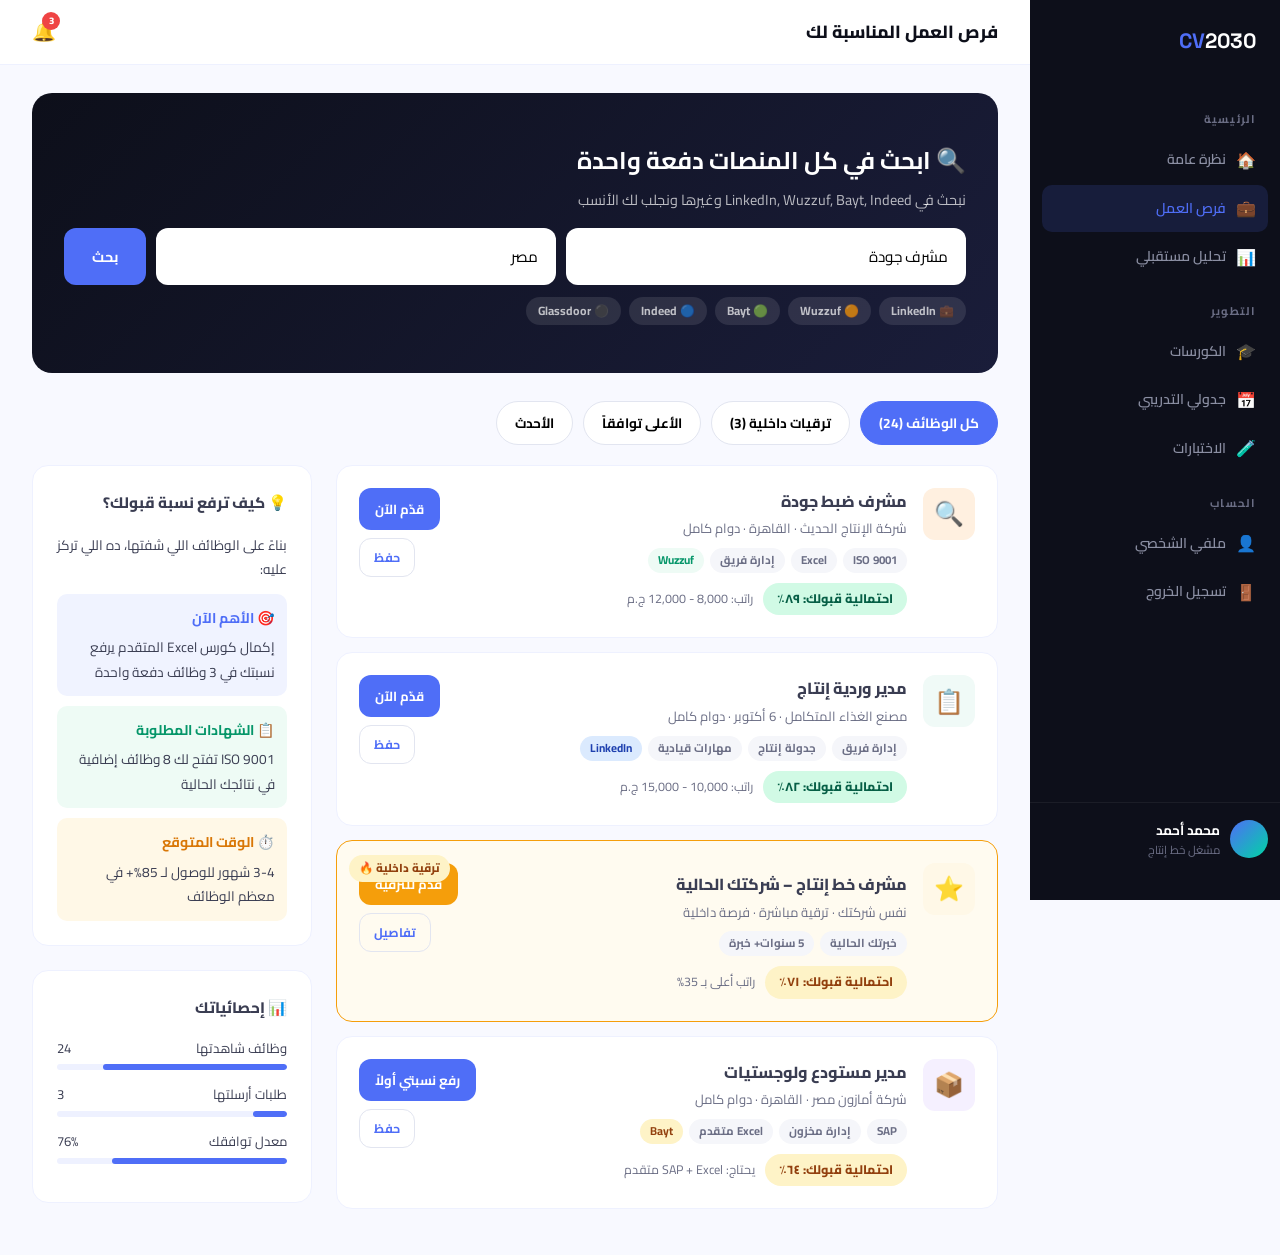
<file: templates/jobs.html>
<!DOCTYPE html>
<html lang="ar" dir="rtl">
<head>
  <meta charset="UTF-8"/>
  <meta name="viewport" content="width=device-width, initial-scale=1.0"/>
  <title>فرص العمل – CV 2030</title>
  <link href="https://fonts.googleapis.com/css2?family=Cairo:wght@300;400;600;700;900&family=Space+Grotesk:wght@400;600;700&display=swap" rel="stylesheet"/>
  <link rel="stylesheet" href="/static/css/style.css"/>
  <style>
    .job-card-full{background:#fff;border-radius:16px;padding:22px;border:1.5px solid #eef1ff;margin-bottom:14px;display:flex;align-items:flex-start;gap:16px;transition:.25s;cursor:pointer}
    .job-card-full:hover{border-color:#4F6EF7;box-shadow:0 6px 28px rgba(79,110,247,.1);transform:translateY(-2px)}
    .jc-logo{width:52px;height:52px;border-radius:12px;display:flex;align-items:center;justify-content:center;font-size:1.5rem;flex-shrink:0}
    .jc-body{flex:1}
    .jc-title{font-weight:800;font-size:1rem;margin-bottom:4px}
    .jc-company{font-size:.82rem;color:#6B6E85;margin-bottom:8px}
    .jc-tags{display:flex;gap:6px;flex-wrap:wrap;margin-bottom:10px}
    .jc-tag{padding:3px 10px;border-radius:50px;font-size:.72rem;font-weight:700;background:#f5f6fa;color:#6B6E85}
    .jc-match{font-size:1.1rem;font-weight:900;min-width:50px;text-align:center}
    .probability-indicator{padding:6px 14px;border-radius:50px;font-size:.78rem;font-weight:800}
    .pi-high{background:#d1fae5;color:#065f46}
    .pi-mid{background:#fef3c7;color:#92400e}
    .pi-low{background:#fef2f2;color:#991b1b}
    .search-hero{background:linear-gradient(135deg,#0D0F1A,#1a1d3a);padding:48px 32px;border-radius:20px;margin-bottom:28px;color:#fff}
    .search-input-wrap{display:flex;gap:10px;margin-top:16px;flex-wrap:wrap}
    .search-input-wrap input{flex:1;padding:14px 18px;border-radius:12px;border:none;font-family:Cairo,sans-serif;font-size:.95rem;min-width:200px}
    .source-tags{display:flex;gap:8px;margin-top:12px;flex-wrap:wrap}
    .source-tag{background:rgba(255,255,255,.1);color:rgba(255,255,255,.7);padding:4px 12px;border-radius:50px;font-size:.75rem;font-weight:700}
  .tab-btns{display:flex;gap:8px;margin-bottom:20px;flex-wrap:wrap}
  .tab-btn{padding:8px 18px;border-radius:50px;border:1.5px solid #e2e5f0;background:#fff;font-family:Cairo,sans-serif;font-weight:700;font-size:.85rem;cursor:pointer;transition:.2s}
  .tab-btn.active{background:#4F6EF7;color:#fff;border-color:#4F6EF7}
  </style>
</head>
<body>
<div class="dashboard-layout">
  <aside class="sidebar">
    <div class="sidebar-logo"><span class="logo-mark">CV</span><span style="color:#fff">2030</span></div>
    <nav class="sidebar-nav">
      <div class="sidebar-section">الرئيسية</div>
      <a href="/dashboard" class="sidebar-link"><span class="icon">🏠</span> نظرة عامة</a>
      <a href="/jobs" class="sidebar-link active"><span class="icon">💼</span> فرص العمل</a>
      <a href="#" class="sidebar-link"><span class="icon">📊</span> تحليل مستقبلي</a>
      <div class="sidebar-section">التطوير</div>
      <a href="#" class="sidebar-link"><span class="icon">🎓</span> الكورسات</a>
      <a href="#" class="sidebar-link"><span class="icon">📅</span> جدولي التدريبي</a>
      <a href="#" class="sidebar-link"><span class="icon">🧪</span> الاختبارات</a>
      <div class="sidebar-section">الحساب</div>
      <a href="#" class="sidebar-link"><span class="icon">👤</span> ملفي الشخصي</a>
      <a href="/" class="sidebar-link"><span class="icon">🚪</span> تسجيل الخروج</a>
    </nav>
    <div class="sidebar-user">
      <div class="sidebar-user-info">
        <div class="sidebar-avatar"></div>
        <div><div class="sidebar-user-name">محمد أحمد</div><div class="sidebar-user-role">مشغل خط إنتاج</div></div>
      </div>
    </div>
  </aside>

  <main class="main-content">
    <header class="topbar">
      <div class="topbar-title">فرص العمل المناسبة لك</div>
      <div class="topbar-actions">
        <div class="notif-btn">🔔<span class="notif-badge">3</span></div>
      </div>
    </header>
    <div class="page-content">

      <div class="search-hero">
        <h2 style="color:#fff;margin-bottom:8px">🔍 ابحث في كل المنصات دفعة واحدة</h2>
        <p style="color:rgba(255,255,255,.7);font-size:.9rem">نبحث في LinkedIn, Wuzzuf, Bayt, Indeed وغيرها ونجلب لك الأنسب</p>
        <div class="search-input-wrap">
          <input type="text" placeholder="ابحث عن وظيفة أو مهارة..." value="مشرف جودة"/>
          <input type="text" placeholder="الموقع (القاهرة، دبي...)" value="مصر"/>
          <button class="btn-primary">بحث</button>
        </div>
        <div class="source-tags">
          <span class="source-tag">💼 LinkedIn</span>
          <span class="source-tag">🟠 Wuzzuf</span>
          <span class="source-tag">🟢 Bayt</span>
          <span class="source-tag">🔵 Indeed</span>
          <span class="source-tag">⚫ Glassdoor</span>
        </div>
      </div>

      <div style="display:flex;gap:10px;margin-bottom:20px;flex-wrap:wrap">
        <button class="tab-btn active">كل الوظائف (24)</button>
        <button class="tab-btn">ترقيات داخلية (3)</button>
        <button class="tab-btn">الأعلى توافقاً</button>
        <button class="tab-btn">الأحدث</button>
      </div>

      <div style="display:grid;grid-template-columns:1fr 280px;gap:24px" class="jobs-grid">
        <div>
          <div class="job-card-full">
            <div class="jc-logo" style="background:#fff0e0">🔍</div>
            <div class="jc-body">
              <div class="jc-title">مشرف ضبط جودة</div>
              <div class="jc-company">شركة الإنتاج الحديث · القاهرة · دوام كامل</div>
              <div class="jc-tags"><span class="jc-tag">ISO 9001</span><span class="jc-tag">Excel</span><span class="jc-tag">إدارة فريق</span><span class="jc-tag" style="background:#eefbf5;color:#059669">Wuzzuf</span></div>
              <div style="display:flex;align-items:center;gap:10px">
                <span class="probability-indicator pi-high">احتمالية قبولك: ٨٩٪</span>
                <span style="font-size:.78rem;color:#6B6E85">راتب: 8,000 - 12,000 ج.م</span>
              </div>
            </div>
            <div style="display:flex;flex-direction:column;gap:8px;align-items:flex-end">
              <button class="btn-primary" style="padding:9px 16px;font-size:.82rem">قدّم الآن</button>
              <button class="btn-ghost" style="padding:7px 14px;font-size:.78rem">حفظ</button>
            </div>
          </div>

          <div class="job-card-full">
            <div class="jc-logo" style="background:#f0faf7">📋</div>
            <div class="jc-body">
              <div class="jc-title">مدير وردية إنتاج</div>
              <div class="jc-company">مصنع الغذاء المتكامل · 6 أكتوبر · دوام كامل</div>
              <div class="jc-tags"><span class="jc-tag">إدارة فريق</span><span class="jc-tag">جدولة إنتاج</span><span class="jc-tag">مهارات قيادية</span><span class="jc-tag" style="background:#dbeafe;color:#1e40af">LinkedIn</span></div>
              <div style="display:flex;align-items:center;gap:10px">
                <span class="probability-indicator pi-high">احتمالية قبولك: ٨٢٪</span>
                <span style="font-size:.78rem;color:#6B6E85">راتب: 10,000 - 15,000 ج.م</span>
              </div>
            </div>
            <div style="display:flex;flex-direction:column;gap:8px;align-items:flex-end">
              <button class="btn-primary" style="padding:9px 16px;font-size:.82rem">قدّم الآن</button>
              <button class="btn-ghost" style="padding:7px 14px;font-size:.78rem">حفظ</button>
            </div>
          </div>

          <div class="job-card-full" style="border-color:#F59E0B;background:#fffbf0">
            <div style="position:absolute;top:12px;left:12px"><span class="badge badge-warn">ترقية داخلية 🔥</span></div>
            <div class="jc-logo" style="background:#fff8e7">⭐</div>
            <div class="jc-body" style="padding-top:8px">
              <div class="jc-title">مشرف خط إنتاج – شركتك الحالية</div>
              <div class="jc-company">نفس شركتك · ترقية مباشرة · فرصة داخلية</div>
              <div class="jc-tags"><span class="jc-tag">خبرتك الحالية</span><span class="jc-tag">5 سنوات+ خبرة</span></div>
              <div style="display:flex;align-items:center;gap:10px">
                <span class="probability-indicator pi-mid">احتمالية قبولك: ٧١٪</span>
                <span style="font-size:.78rem;color:#6B6E85">راتب أعلى بـ 35%</span>
              </div>
            </div>
            <div style="display:flex;flex-direction:column;gap:8px;align-items:flex-end">
              <button class="btn-primary" style="padding:9px 16px;font-size:.82rem;background:#F59E0B">قدّم للترقية</button>
              <button class="btn-ghost" style="padding:7px 14px;font-size:.78rem">تفاصيل</button>
            </div>
          </div>

          <div class="job-card-full">
            <div class="jc-logo" style="background:#f5f0ff">📦</div>
            <div class="jc-body">
              <div class="jc-title">مدير مستودع ولوجستيات</div>
              <div class="jc-company">شركة أمازون مصر · القاهرة · دوام كامل</div>
              <div class="jc-tags"><span class="jc-tag">SAP</span><span class="jc-tag">إدارة مخزون</span><span class="jc-tag">Excel متقدم</span><span class="jc-tag" style="background:#fef3c7;color:#92400e">Bayt</span></div>
              <div style="display:flex;align-items:center;gap:10px">
                <span class="probability-indicator pi-mid">احتمالية قبولك: ٦٤٪</span>
                <span style="font-size:.78rem;color:#6B6E85">يحتاج: SAP + Excel متقدم</span>
              </div>
            </div>
            <div style="display:flex;flex-direction:column;gap:8px;align-items:flex-end">
              <button class="btn-primary" style="padding:9px 16px;font-size:.82rem">رفع نسبتي أولاً</button>
              <button class="btn-ghost" style="padding:7px 14px;font-size:.78rem">حفظ</button>
            </div>
          </div>
        </div>

        <!-- RIGHT: TIPS -->
        <div>
          <div class="panel">
            <div class="panel-title">💡 كيف ترفع نسبة قبولك؟</div>
            <div style="font-size:.85rem;line-height:1.8;color:#3A3D52">
              <p style="margin-bottom:12px">بناءً على الوظائف اللي شفتها، ده اللي تركز عليه:</p>
              <div style="padding:12px;background:#f0f3ff;border-radius:10px;margin-bottom:10px">
                <div style="font-weight:700;font-size:.88rem;color:#4F6EF7;margin-bottom:4px">🎯 الأهم الآن</div>
                <div>إكمال كورس Excel المتقدم يرفع نسبتك في 3 وظائف دفعة واحدة</div>
              </div>
              <div style="padding:12px;background:#eefbf5;border-radius:10px;margin-bottom:10px">
                <div style="font-weight:700;font-size:.88rem;color:#059669;margin-bottom:4px">📋 الشهادات المطلوبة</div>
                <div>ISO 9001 تفتح لك 8 وظائف إضافية في نتائجك الحالية</div>
              </div>
              <div style="padding:12px;background:#fff8e7;border-radius:10px">
                <div style="font-weight:700;font-size:.88rem;color:#d97706;margin-bottom:4px">⏱️ الوقت المتوقع</div>
                <div>3-4 شهور للوصول لـ 85%+ في معظم الوظائف</div>
              </div>
            </div>
          </div>

          <div class="panel">
            <div class="panel-title">📊 إحصائياتك</div>
            <div class="progress-item"><div class="progress-label"><span>وظائف شاهدتها</span><span>24</span></div><div class="progress-bar"><div class="progress-fill" style="width:80%"></div></div></div>
            <div class="progress-item"><div class="progress-label"><span>طلبات أرسلتها</span><span>3</span></div><div class="progress-bar"><div class="progress-fill" style="width:15%"></div></div></div>
            <div class="progress-item"><div class="progress-label"><span>معدل توافقك</span><span>76%</span></div><div class="progress-bar"><div class="progress-fill" style="width:76%"></div></div></div>
          </div>
        </div>
      </div>
    </div>
  </main>
</div>
<script src="/static/js/main.js"></script>
<script>
document.querySelectorAll('.tab-btn').forEach(btn=>{
  btn.addEventListener('click',()=>{ document.querySelectorAll('.tab-btn').forEach(b=>b.classList.remove('active')); btn.classList.add('active'); });
});
</script>
<style>
@media(max-width:900px){.jobs-grid{grid-template-columns:1fr!important;}}
.job-card-full{position:relative;}
</style>
</body>
</html>
</file>
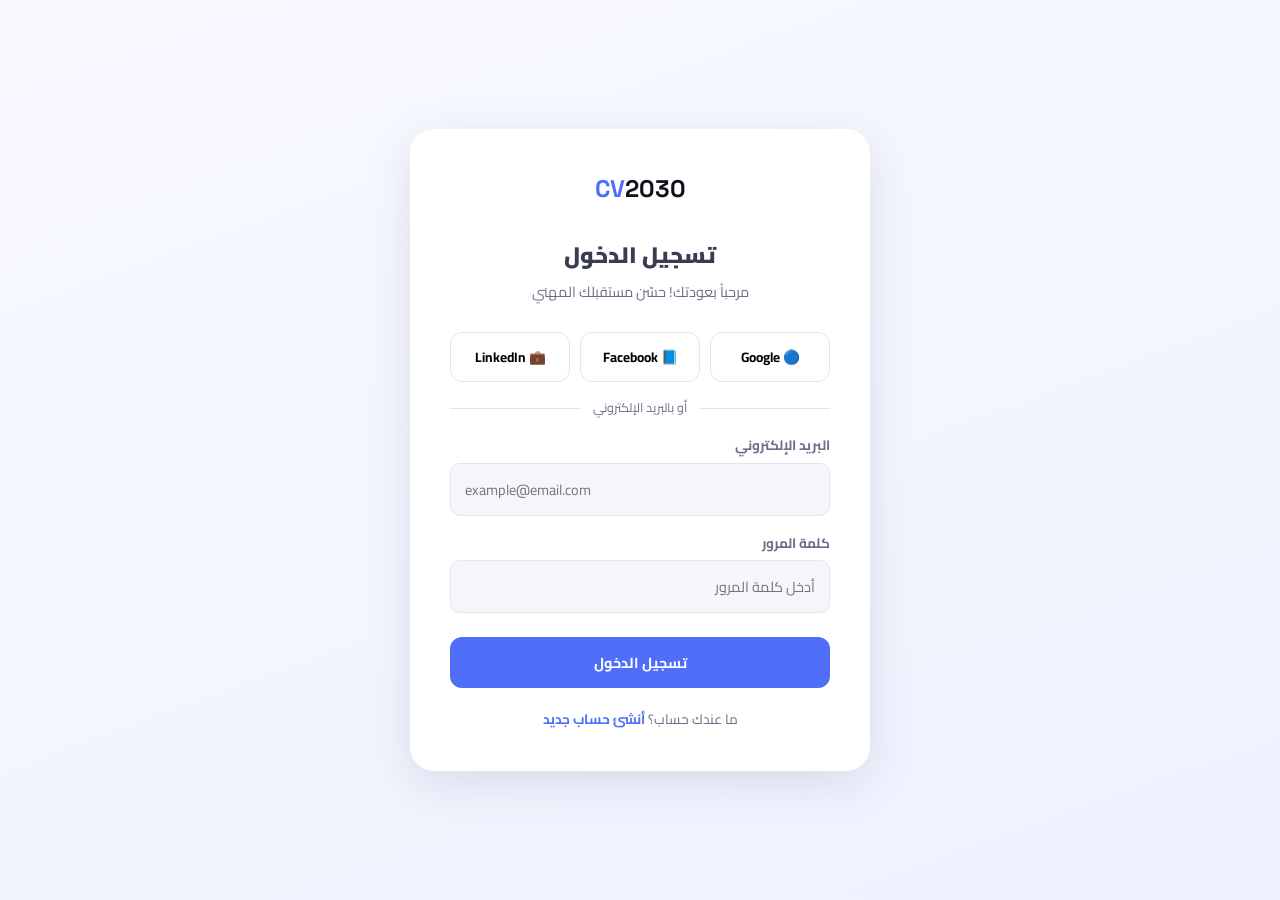
<file: templates/login.html>
<!DOCTYPE html>
<html lang="ar" dir="rtl">
<head>
  <meta charset="UTF-8"/>
  <meta name="viewport" content="width=device-width, initial-scale=1.0"/>
  <title>تسجيل الدخول – CV 2030</title>
  <link href="https://fonts.googleapis.com/css2?family=Cairo:wght@300;400;600;700;900&family=Space+Grotesk:wght@400;600;700&display=swap" rel="stylesheet"/>
  <link rel="stylesheet" href="/static/css/style.css"/>
</head>
<body>
<div class="auth-page">
  <div class="auth-card">
    <div class="auth-logo"><span class="logo-mark">CV</span><span style="color:#0D0F1A">2030</span></div>
    <h1 class="auth-title">تسجيل الدخول</h1>
    <p class="auth-sub">مرحباً بعودتك! حسّن مستقبلك المهني</p>

    <form method="POST" action="/api/login" onsubmit="return handleLogin(event)">
      <div class="social-btns">
        <button type="button" class="social-btn">🔵 Google</button>
        <button type="button" class="social-btn">📘 Facebook</button>
        <button type="button" class="social-btn">💼 LinkedIn</button>
      </div>
      <div class="divider">أو بالبريد الإلكتروني</div>

      <div class="form-group">
        <label class="form-label">البريد الإلكتروني</label>
        <input type="email" name="email" class="form-input" placeholder="example@email.com" dir="ltr" required/>
      </div>
      <div class="form-group">
        <label class="form-label">كلمة المرور</label>
        <input type="password" name="password" class="form-input" placeholder="أدخل كلمة المرور" required/>
      </div>

      <button type="submit" class="btn-primary form-full">تسجيل الدخول</button>
    </form>
    <p class="auth-switch">ما عندك حساب؟ <a href="/register">أنشئ حساب جديد</a></p>
  </div>
</div>
<script src="/static/js/main.js"></script>
<script>
function handleLogin(e){
  e.preventDefault();
  var email = e.target.email.value;
  var pass = e.target.password.value;
  if(email && pass){
    showToast('تم تسجيل الدخول بنجاح! جارٍ التحويل...', 'success');
    setTimeout(function(){ window.location.href='/dashboard'; }, 800);
  }
  return false;
}
</script>
</body>
</html>
</file>
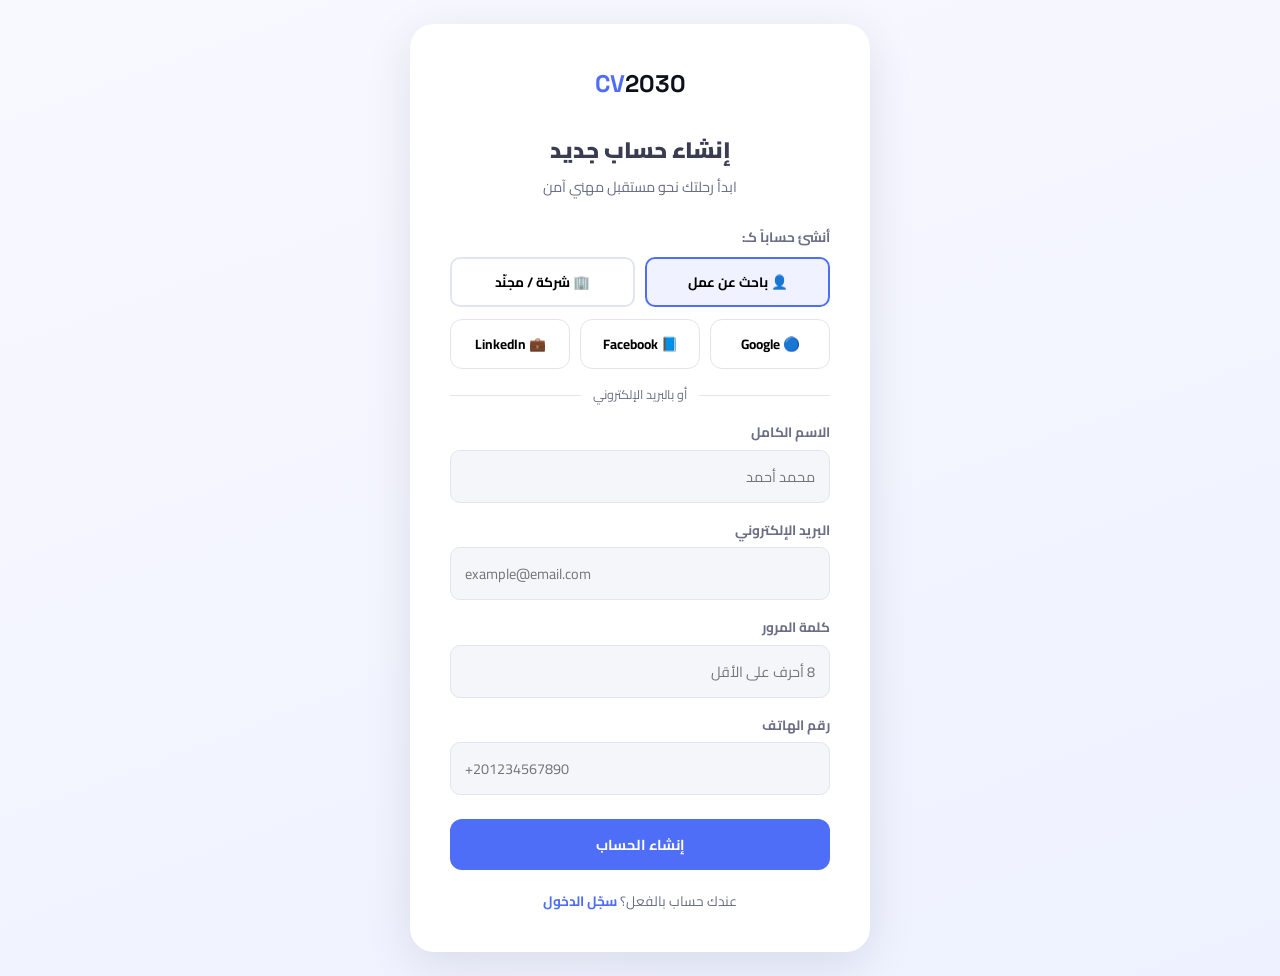
<file: templates/register.html>
<!DOCTYPE html>
<html lang="ar" dir="rtl">
<head>
  <meta charset="UTF-8"/>
  <meta name="viewport" content="width=device-width, initial-scale=1.0"/>
  <title>إنشاء حساب – CV 2030</title>
  <link href="https://fonts.googleapis.com/css2?family=Cairo:wght@300;400;600;700;900&family=Space+Grotesk:wght@400;600;700&display=swap" rel="stylesheet"/>
  <link rel="stylesheet" href="/static/css/style.css"/>
</head>
<body>
<div class="auth-page">
  <div class="auth-card">
    <div class="auth-logo"><span class="logo-mark">CV</span><span style="color:#0D0F1A">2030</span></div>
    <h1 class="auth-title">إنشاء حساب جديد</h1>
    <p class="auth-sub">ابدأ رحلتك نحو مستقبل مهني آمن</p>

    <div style="margin-bottom:12px">
      <label style="display:block;font-size:0.85rem;font-weight:700;margin-bottom:8px;color:#6B6E85">أنشئ حساباً كـ:</label>
      <div style="display:flex;gap:10px">
        <button onclick="selectType('user', this)" class="type-btn active" style="flex:1;padding:10px;border-radius:10px;border:2px solid #4F6EF7;background:#f0f3ff;font-family:Cairo,sans-serif;font-weight:700;cursor:pointer;font-size:0.85rem">👤 باحث عن عمل</button>
        <button onclick="selectType('recruiter', this)" class="type-btn" style="flex:1;padding:10px;border-radius:10px;border:2px solid #e2e5f0;background:#fff;font-family:Cairo,sans-serif;font-weight:700;cursor:pointer;font-size:0.85rem">🏢 شركة / مجنّد</button>
      </div>
    </div>

    <form method="POST" action="/api/register" onsubmit="return handleRegister(event)">
      <div class="social-btns">
        <button type="button" class="social-btn">🔵 Google</button>
        <button type="button" class="social-btn">📘 Facebook</button>
        <button type="button" class="social-btn">💼 LinkedIn</button>
      </div>
      <div class="divider">أو بالبريد الإلكتروني</div>

      <div class="form-group">
        <label class="form-label">الاسم الكامل</label>
        <input type="text" name="full_name" class="form-input" placeholder="محمد أحمد" required/>
      </div>
      <div class="form-group">
        <label class="form-label">البريد الإلكتروني</label>
        <input type="email" name="email" class="form-input" placeholder="example@email.com" dir="ltr" required/>
      </div>
      <div class="form-group">
        <label class="form-label">كلمة المرور</label>
        <input type="password" name="password" class="form-input" placeholder="8 أحرف على الأقل" required/>
      </div>
      <div class="form-group">
        <label class="form-label">رقم الهاتف</label>
        <input type="tel" name="phone" class="form-input" placeholder="+201234567890" dir="ltr"/>
      </div>

      <button type="submit" class="btn-primary form-full">إنشاء الحساب</button>
    </form>
    <p class="auth-switch">عندك حساب بالفعل؟ <a href="/login">سجّل الدخول</a></p>
  </div>
</div>
<script src="/static/js/main.js"></script>
<script>
function selectType(type, btn) {
  document.querySelectorAll('.type-btn').forEach(b => {
    b.style.borderColor = '#e2e5f0';
    b.style.background = '#fff';
  });
  btn.style.borderColor = '#4F6EF7';
  btn.style.background = '#f0f3ff';
}
function handleRegister(e){
  e.preventDefault();
  showToast('تم إنشاء الحساب بنجاح! جارٍ التحويل...', 'success');
  setTimeout(function(){ window.location.href='/upload'; }, 800);
  return false;
}
</script>
</body>
</html>
</file>
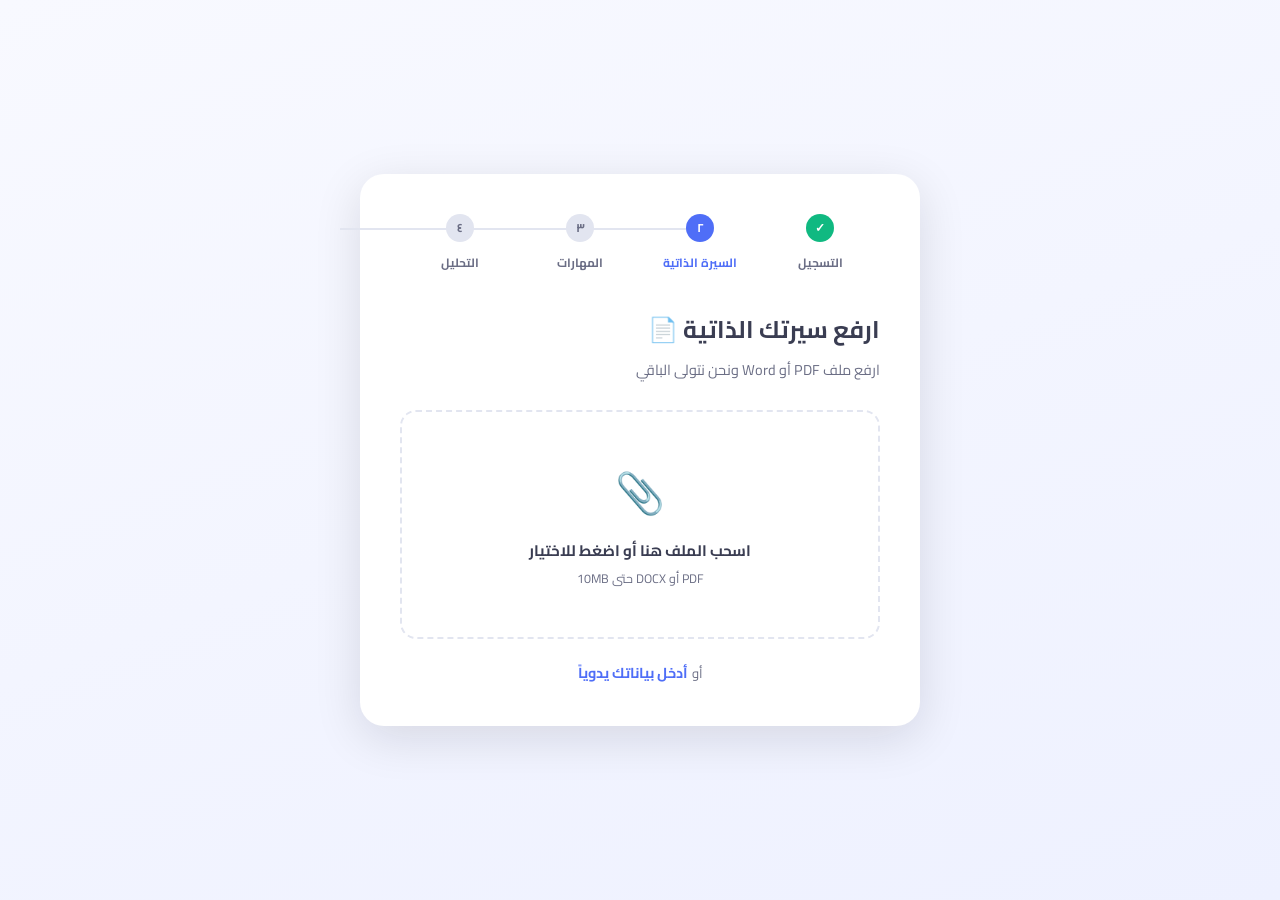
<file: templates/upload.html>
<!DOCTYPE html>
<html lang="ar" dir="rtl">
<head>
  <meta charset="UTF-8"/>
  <meta name="viewport" content="width=device-width, initial-scale=1.0"/>
  <title>رفع السيرة الذاتية – CV 2030</title>
  <link href="https://fonts.googleapis.com/css2?family=Cairo:wght@300;400;600;700;900&family=Space+Grotesk:wght@400;600;700&display=swap" rel="stylesheet"/>
  <link rel="stylesheet" href="/static/css/style.css"/>
  <style>
    body { background: linear-gradient(160deg,#f8f9ff,#eef1ff); min-height:100vh; display:flex; align-items:center; justify-content:center; padding:24px; }
    .upload-card { background:#fff; border-radius:24px; padding:40px; max-width:560px; width:100%; box-shadow:0 12px 48px rgba(13,15,26,.12); }
    .step-indicator { display:flex; gap:0; margin-bottom:36px; }
    .step-dot { flex:1; text-align:center; position:relative; }
    .step-dot::before { content:''; position:absolute; top:14px; left:-50%; right:50%; height:2px; background:#e2e5f0; }
    .step-dot:first-child::before { display:none; }
    .step-dot.done::before { background:#4F6EF7; }
    .dot { width:28px; height:28px; border-radius:50%; background:#e2e5f0; color:#6B6E85; font-size:.75rem; font-weight:700; display:flex; align-items:center; justify-content:center; margin:0 auto 6px; position:relative; z-index:1; }
    .step-dot.active .dot { background:#4F6EF7; color:#fff; }
    .step-dot.done .dot { background:#10B981; color:#fff; }
    .step-dot span { font-size:.75rem; font-weight:700; color:#6B6E85; }
    .step-dot.active span { color:#4F6EF7; }
    .skills-chips { display:flex; flex-wrap:wrap; gap:8px; margin-top:12px; }
    .skill-chip { display:flex; align-items:center; gap:6px; background:#f0f3ff; color:#4F6EF7; padding:6px 12px; border-radius:50px; font-size:.82rem; font-weight:700; border:1px solid rgba(79,110,247,.2); }
    .skill-chip button { background:none; border:none; cursor:pointer; color:#6B6E85; font-size:.9rem; line-height:1; }
    .skill-input-row { display:flex; gap:8px; margin-top:12px; }
    .analysis-steps { display:flex; flex-direction:column; gap:14px; }
    .analysis-step { display:flex; align-items:center; gap:14px; padding:14px 16px; border-radius:12px; background:#f5f6fa; opacity:.4; transition:all .5s; }
    .analysis-step.done { opacity:1; background:#eefbf5; }
    .analysis-step-icon { font-size:1.3rem; }
    .analysis-step-text { font-size:.9rem; font-weight:700; }
    .analysis-step.done .analysis-step-text::after { content:' ✓'; color:#10B981; }
    .spinner { width:20px; height:20px; border:2px solid #e2e5f0; border-top-color:#4F6EF7; border-radius:50%; animation:spin .7s linear infinite; margin-right:auto; }
    @keyframes spin { to { transform:rotate(360deg); } }
  </style>
</head>
<body>
<div class="upload-card">
  <div class="step-indicator">
    <div class="step-dot done" id="stepDot1"><div class="dot">✓</div><span>التسجيل</span></div>
    <div class="step-dot active" id="stepDot2"><div class="dot">٢</div><span>السيرة الذاتية</span></div>
    <div class="step-dot" id="stepDot3"><div class="dot">٣</div><span>المهارات</span></div>
    <div class="step-dot" id="stepDot4"><div class="dot">٤</div><span>التحليل</span></div>
  </div>

  <!-- STEP 2: Upload -->
  <div id="pageUpload">
    <h2 style="margin-bottom:8px">ارفع سيرتك الذاتية 📄</h2>
    <p style="color:#6B6E85;font-size:.9rem;margin-bottom:28px">ارفع ملف PDF أو Word ونحن نتولى الباقي</p>
    <div class="upload-area" id="uploadArea">
      <div class="upload-icon">📎</div>
      <div class="upload-text">اسحب الملف هنا أو اضغط للاختيار</div>
      <div class="upload-hint">PDF أو DOCX حتى 10MB</div>
    </div>
    <input type="file" id="fileInput" accept=".pdf,.doc,.docx" style="display:none"/>
    <div style="margin-top:20px;text-align:center">
      <span style="font-size:.82rem;color:#6B6E85">أو</span>
      <button onclick="skipToSkills()" style="background:none;border:none;color:#4F6EF7;font-weight:700;cursor:pointer;font-size:.9rem;font-family:Cairo,sans-serif"> أدخل بياناتك يدوياً</button>
    </div>
  </div>

  <!-- STEP 3: Skills -->
  <div id="pageSkills" style="display:none">
    <h2 style="margin-bottom:8px">المهارات الإضافية 🛠️</h2>
    <p style="color:#6B6E85;font-size:.9rem;margin-bottom:20px">أضف المهارات اليدوية أو الإضافية غير المذكورة في سيرتك الذاتية</p>
    <div class="form-group">
      <label class="form-label">مجال عملك الحالي</label>
      <select class="form-input">
        <option>اختر المجال...</option>
        <option>خدمة العملاء</option>
        <option>الإنتاج والتصنيع</option>
        <option>المبيعات والتسويق</option>
        <option>تقنية المعلومات</option>
        <option>المحاسبة والمالية</option>
        <option>الهندسة</option>
        <option>الرعاية الصحية</option>
        <option>التعليم</option>
        <option>أخرى</option>
      </select>
    </div>
    <div class="form-group">
      <label class="form-label">المسمى الوظيفي الحالي</label>
      <input type="text" class="form-input" placeholder="مثال: مشغل خط إنتاج، موظف خدمة عملاء"/>
    </div>
    <div class="form-group">
      <label class="form-label">سنوات الخبرة</label>
      <select class="form-input">
        <option>اختر...</option>
        <option>أقل من سنة</option>
        <option>1-3 سنوات</option>
        <option>3-5 سنوات</option>
        <option>5-10 سنوات</option>
        <option>أكثر من 10 سنوات</option>
      </select>
    </div>
    <div class="form-group">
      <label class="form-label">مهارات إضافية (نجارة، سباكة، قيادة، تسويق...)</label>
      <div class="skill-input-row">
        <input type="text" class="form-input" id="skillInput" placeholder="اكتب مهارة واضغط إضافة" style="flex:1"/>
        <button class="btn-primary" onclick="addSkill()" style="padding:12px 20px;white-space:nowrap">إضافة</button>
      </div>
      <div class="skills-chips" id="skillsContainer">
        <div class="skill-chip">قيادة السيارات <button onclick="removeSkill(this)">×</button></div>
        <div class="skill-chip">Microsoft Excel <button onclick="removeSkill(this)">×</button></div>
      </div>
    </div>
    <button class="btn-primary form-full" onclick="startAnalysis()">تحليل بياناتي 🚀</button>
  </div>

  <!-- STEP 4: Analysis -->
  <div id="pageAnalysis" style="display:none">
    <h2 style="margin-bottom:8px;text-align:center">جارٍ التحليل 🤖</h2>
    <p style="color:#6B6E85;font-size:.9rem;margin-bottom:28px;text-align:center">الذكاء الاصطناعي يحلل بياناتك...</p>
    <div class="analysis-steps">
      <div class="analysis-step" id="as1"><div class="analysis-step-icon">📄</div><div class="analysis-step-text">قراءة السيرة الذاتية</div><div class="spinner" id="sp1"></div></div>
      <div class="analysis-step" id="as2"><div class="analysis-step-icon">🔍</div><div class="analysis-step-text">تحليل اتجاهات سوق العمل 2030</div><div class="spinner" id="sp2"></div></div>
      <div class="analysis-step" id="as3"><div class="analysis-step-icon">🎯</div><div class="analysis-step-text">إيجاد الوظائف البديلة المناسبة</div><div class="spinner" id="sp3"></div></div>
      <div class="analysis-step" id="as4"><div class="analysis-step-icon">🎓</div><div class="analysis-step-text">اختيار الكورسات المخصصة</div><div class="spinner" id="sp4"></div></div>
      <div class="analysis-step" id="as5"><div class="analysis-step-icon">📊</div><div class="analysis-step-text">إعداد تقريرك الشامل</div><div class="spinner" id="sp5"></div></div>
    </div>
  </div>
</div>

<script src="/static/js/main.js"></script>
<script>
function skipToSkills() {
  document.getElementById('pageUpload').style.display='none';
  document.getElementById('pageSkills').style.display='block';
  document.getElementById('stepDot2').className='step-dot done';
  document.getElementById('stepDot3').className='step-dot active';
}
function addSkill() {
  const inp = document.getElementById('skillInput');
  if (!inp.value.trim()) return;
  const chip = document.createElement('div');
  chip.className='skill-chip';
  chip.innerHTML=`${inp.value.trim()} <button onclick="removeSkill(this)">×</button>`;
  document.getElementById('skillsContainer').appendChild(chip);
  inp.value='';
}
function removeSkill(btn) { btn.closest('.skill-chip').remove(); }
document.getElementById('skillInput')?.addEventListener('keypress', e => { if(e.key==='Enter') addSkill(); });
function startAnalysis() {
  document.getElementById('pageSkills').style.display='none';
  document.getElementById('pageAnalysis').style.display='block';
  document.getElementById('stepDot3').className='step-dot done';
  document.getElementById('stepDot4').className='step-dot active';
  [1,2,3,4,5].forEach((n,i)=>{
    setTimeout(()=>{
      document.getElementById('as'+n).classList.add('done');
      document.getElementById('sp'+n).style.display='none';
    }, (i+1)*1100);
  });
  setTimeout(()=>{ window.location.href='/dashboard'; }, 6500);
}
// Hook upload to go to skills
const ua = document.getElementById('uploadArea');
const fi = document.getElementById('fileInput');
if(ua&&fi){
  ua.addEventListener('click',()=>fi.click());
  fi.addEventListener('change',()=>{
    if(fi.files[0]){ ua.innerHTML='<div class="upload-icon">✅</div><div class="upload-text">تم رفع '+fi.files[0].name+'</div>'; setTimeout(skipToSkills,800); }
  });
}
</script>
</body>
</html>
</file>
<file: static/css/style.css>
/* CV 2030 — Shared Styles */

/* ─── RESET & BASE ─── */
*,*::before,*::after{box-sizing:border-box;margin:0;padding:0}
html{direction:rtl;scroll-behavior:smooth}
body{
  font-family:'Cairo',sans-serif;
  background:#f8f9ff;
  color:#3A3D52;
  line-height:1.65;
  overflow-x:hidden;
}
a{text-decoration:none;color:inherit}
ul{list-style:none}

/* ─── LOCOMOTIVE SCROLL ─── */
html.has-scroll-smooth{overflow:hidden}
.has-scroll-smooth body{overflow:hidden}

/* ─── AUTH PAGES ─── */
.auth-page{
  min-height:100vh;display:flex;align-items:center;justify-content:center;
  background:linear-gradient(160deg,#f8f9ff,#eef1ff);padding:24px;
}
.auth-card{
  background:#fff;border-radius:24px;padding:40px;
  max-width:460px;width:100%;box-shadow:0 12px 48px rgba(13,15,26,.1);
}
.auth-logo{
  font-family:'Space Grotesk',sans-serif;font-size:1.5rem;font-weight:700;
  text-align:center;margin-bottom:28px;
}
.logo-mark{color:#4F6EF7}
.auth-title{font-size:1.4rem;font-weight:900;text-align:center;margin-bottom:6px}
.auth-sub{font-size:.9rem;color:#6B6E85;text-align:center;margin-bottom:28px}
.social-btns{display:flex;gap:10px;margin-bottom:16px}
.social-btn{
  flex:1;padding:11px;border:1.5px solid #e2e5f0;border-radius:12px;
  background:#fff;cursor:pointer;font-family:Cairo,sans-serif;
  font-size:.85rem;font-weight:700;transition:.2s;
}
.social-btn:hover{background:#f0f3ff;border-color:#4F6EF7}
.divider{
  text-align:center;font-size:.78rem;color:#6B6E85;margin:16px 0;
  display:flex;align-items:center;gap:12px;
}
.divider::before,.divider::after{content:'';flex:1;height:1px;background:#e2e5f0}
.form-group{margin-bottom:16px}
.form-label{display:block;font-size:.85rem;font-weight:700;margin-bottom:6px;color:#6B6E85}
.form-input{
  width:100%;padding:12px 14px;border:1.5px solid #e2e5f0;
  border-radius:10px;font-family:Cairo,sans-serif;font-size:.9rem;
  color:#3A3D52;background:#f5f6fa;transition:.2s;outline:none;
}
.form-input:focus{border-color:#4F6EF7;background:#fff}
.form-full{width:100%;margin-top:8px}
.auth-switch{text-align:center;font-size:.85rem;color:#6B6E85;margin-top:20px}
.auth-switch a{color:#4F6EF7;font-weight:700}

/* ─── BUTTONS ─── */
.btn-primary{
  display:inline-flex;align-items:center;justify-content:center;gap:8px;
  padding:12px 28px;background:#4F6EF7;color:#fff;border:none;
  border-radius:12px;font-family:Cairo,sans-serif;font-size:.9rem;
  font-weight:700;cursor:pointer;transition:.2s;
}
.btn-primary:hover{background:#3b5cdb;transform:translateY(-1px)}
.btn-ghost{
  display:inline-flex;align-items:center;justify-content:center;gap:8px;
  padding:12px 28px;background:transparent;color:#4F6EF7;border:1.5px solid #e2e5f0;
  border-radius:12px;font-family:Cairo,sans-serif;font-size:.9rem;
  font-weight:700;cursor:pointer;transition:.2s;
}
.btn-ghost:hover{background:#f0f3ff;border-color:#4F6EF7}
.btn-sm{
  padding:7px 14px;border-radius:8px;background:#4F6EF7;color:#fff;
  border:none;font-family:Cairo,sans-serif;font-size:.78rem;
  font-weight:700;cursor:pointer;white-space:nowrap;
}

/* ─── DASHBOARD LAYOUT ─── */
.dashboard-layout{display:flex;min-height:100vh}
.sidebar{
  width:250px;background:#0D0F1A;padding:24px 0;
  display:flex;flex-direction:column;position:fixed;top:0;right:0;bottom:0;z-index:100;
  overflow-y:auto;
}
.sidebar-logo{
  font-family:'Space Grotesk',sans-serif;font-size:1.3rem;
  font-weight:700;padding:0 24px 24px;margin-bottom:8px;
}
.sidebar-nav{flex:1;padding:0 12px}
.sidebar-section{
  font-size:.7rem;font-weight:700;text-transform:uppercase;
  letter-spacing:.1em;color:#6B6E85;padding:20px 12px 8px;
}
.sidebar-link{
  display:flex;align-items:center;gap:10px;padding:10px 12px;
  border-radius:10px;font-size:.88rem;font-weight:600;
  color:#8B8FA3;transition:.2s;margin-bottom:2px;
}
.sidebar-link:hover{background:rgba(255,255,255,.06);color:#fff}
.sidebar-link.active{background:rgba(79,110,247,.15);color:#4F6EF7}
.sidebar-link .icon{font-size:1rem}
.sidebar-user{
  padding:16px 12px;border-top:1px solid rgba(255,255,255,.06);margin-top:auto;
}
.sidebar-user-info{display:flex;align-items:center;gap:10px}
.sidebar-avatar{
  width:38px;height:38px;border-radius:50%;
  background:linear-gradient(135deg,#4F6EF7,#00D4A4);flex-shrink:0;
}
.sidebar-user-name{font-size:.85rem;font-weight:700;color:#fff}
.sidebar-user-role{font-size:.72rem;color:#6B6E85}
.main-content{
  flex:1;margin-right:250px;margin-top:0;
  display:flex;flex-direction:column;min-height:100vh;
}
.topbar{
  display:flex;align-items:center;justify-content:space-between;
  padding:16px 32px;background:#fff;border-bottom:1px solid #eef1ff;
  position:sticky;top:0;z-index:50;
}
.topbar-title{font-size:1.1rem;font-weight:800;color:#0D0F1A}
.topbar-actions{display:flex;align-items:center;gap:14px}
.notif-btn{position:relative;font-size:1.2rem;cursor:pointer}
.notif-badge{
  position:absolute;top:-4px;right:-4px;
  background:#EF4444;color:#fff;font-size:.6rem;font-weight:800;
  width:18px;height:18px;border-radius:50%;
  display:flex;align-items:center;justify-content:center;
}
.page-content{padding:28px 32px;flex:1}

/* ─── PANELS ─── */
.panel{
  background:#fff;border-radius:16px;padding:24px;
  border:1px solid #eef1ff;margin-bottom:24px;
}
.panel-title{
  display:flex;align-items:center;justify-content:space-between;
  font-weight:800;font-size:.95rem;margin-bottom:18px;
}
.panel-title a{font-size:.82rem;font-weight:700;color:#4F6EF7}

/* ─── DASHBOARD CARDS ─── */
.dashboard-grid{display:grid;gap:16px}
.dash-card{
  background:#fff;border-radius:14px;padding:20px;
  border:1px solid #eef1ff;text-align:center;
}
.dash-card-label{font-size:.78rem;color:#6B6E85;font-weight:600}
.dash-card-value{font-size:1.8rem;font-weight:900;color:#0D0F1A;margin:6px 0}
.dash-card-sub{font-size:.72rem;color:#6B6E85}

/* ─── BADGES ─── */
.badge{
  display:inline-flex;align-items:center;padding:4px 10px;border-radius:50px;
  font-size:.72rem;font-weight:800;
}
.badge-success{background:#d1fae5;color:#065f46}
.badge-warn{background:#fef3c7;color:#92400e}
.badge-info{background:#dbeafe;color:#1e40af}

/* ─── PROGRESS BARS ─── */
.progress-item{margin-bottom:14px}
.progress-label{display:flex;justify-content:space-between;font-size:.82rem;margin-bottom:5px}
.progress-bar{height:6px;background:#eef1ff;border-radius:50px;overflow:hidden}
.progress-fill{height:100%;background:#4F6EF7;border-radius:50px}

/* ─── DATA TABLES ─── */
.data-table{width:100%;border-collapse:collapse}
.data-table th{
  text-align:right;padding:12px 10px;font-size:.78rem;
  font-weight:700;color:#6B6E85;border-bottom:2px solid #eef1ff;
}
.data-table td{padding:12px 10px;font-size:.85rem;border-bottom:1px solid #f5f6fa}

/* ─── ADMIN STATS ─── */
.admin-stats{display:grid;grid-template-columns:repeat(auto-fit,minmax(140px,1fr));gap:16px}
.admin-stat{
  background:#fff;border-radius:14px;padding:20px;
  border:1px solid #eef1ff;text-align:center;
}
.admin-stat-num{font-size:1.8rem;font-weight:900;font-family:'Space Grotesk',sans-serif;color:#4F6EF7}
.admin-stat-label{font-size:.75rem;color:#6B6E85;font-weight:600;margin-top:4px}

/* ─── UPLOAD AREA ─── */
.upload-area{
  border:2px dashed #e2e5f0;border-radius:16px;padding:48px 24px;
  text-align:center;cursor:pointer;transition:.2s;
}
.upload-area:hover{border-color:#4F6EF7;background:#f0f3ff}
.upload-icon{font-size:2.5rem;margin-bottom:12px}
.upload-text{font-weight:700;font-size:.95rem;margin-bottom:6px}
.upload-hint{font-size:.78rem;color:#6B6E85}

/* ─── ANIMATIONS ─── */
@keyframes fadeInUp{from{opacity:0;transform:translateX(-50%) translateY(20px)}to{opacity:1;transform:translateX(-50%) translateY(0)}}

/* ─── RESPONSIVE ─── */
@media(min-width:901px){
  #sidebarToggle{display:none!important}
}
@media(max-width:900px){
  .sidebar{width:220px;transform:translateX(220px);transition:.3s;right:0;left:auto}
  .sidebar.open{transform:translateX(0)}
  .main-content{margin-right:0}
  .page-content{padding:20px 16px}
  .topbar{padding:14px 16px}
  #sidebarToggle{display:block!important}
}
</file>
